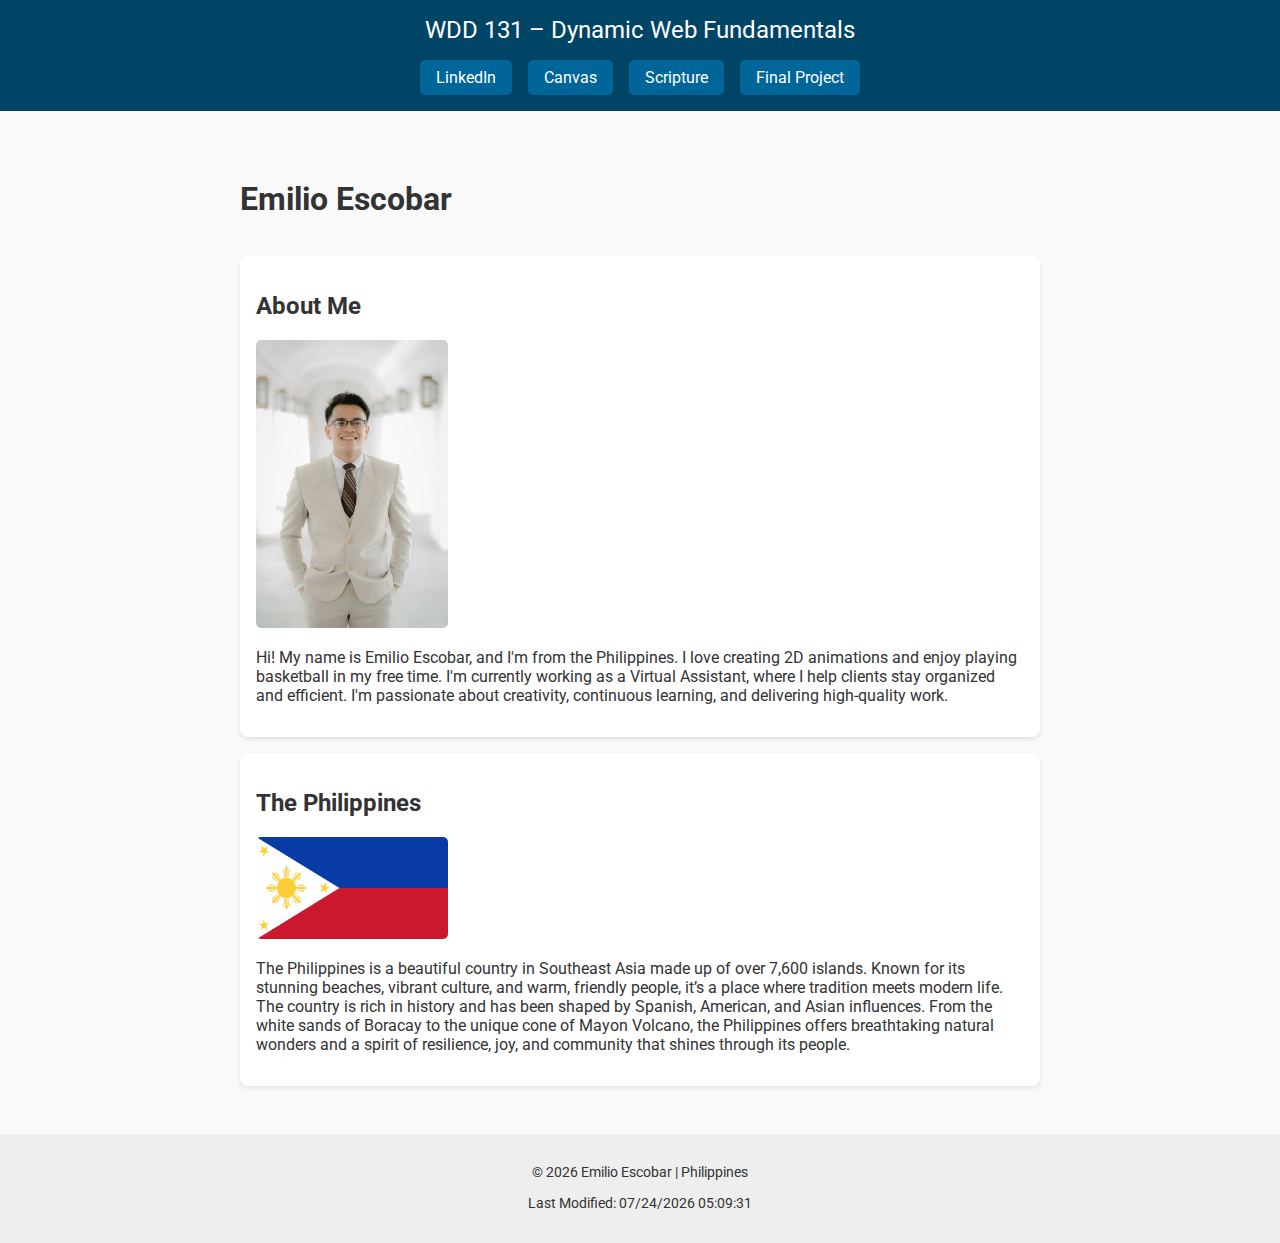
<file: index.html>
<!DOCTYPE html>
<html lang="en">
<head>
  <meta charset="UTF-8">
  <meta name="viewport" content="width=device-width, initial-scale=1.0">
  <meta name="description" content="WDD 131 – Dynamic Web Fundamentals - Emilio Escobar - Home page with personal and course info">
  <meta name="author" content="Emilio Escobar">
  <title>WDD 131 – Dynamic Web Fundamentals – Emilio Escobar</title>
  <link href="styles/base.css" rel="stylesheet">
  <link href="https://fonts.googleapis.com/css2?family=Roboto&family=Open+Sans&display=swap" rel="stylesheet">
  <script src="scripts/getdates.js" defer></script>
</head>
<body>
  <header>
    <span id="course-title">WDD 131 – Dynamic Web Fundamentals</span>
    <nav>
      <a href="https://www.linkedin.com">LinkedIn</a>
      <a href="https://byupw.instructure.com/">Canvas</a>
      <a href="https://www.churchofjesuschrist.org/study/scriptures/bofm/1-ne/3?lang=eng&id=p7#p7">Scripture</a>
      <a href="#">Final Project</a>
    </nav>
  </header>

  <main>
    <h1>Emilio Escobar</h1>

    <section class="card">
      <h2>About Me</h2>
      <img src="images/image.jpg" alt="My Photo">
      <p>Hi! My name is Emilio Escobar, and I'm from the Philippines. I love creating 2D animations and enjoy playing basketball in my free time. I'm currently working as a Virtual Assistant, where I help clients stay organized and efficient. I'm passionate about creativity, continuous learning, and delivering high-quality work.

</p>
    </section>

    <section class="card">
      <h2>The Philippines</h2>
      <img src="images/philippine-flag.jpg" alt="Philippines Flag">
      <p>The Philippines is a beautiful country in Southeast Asia made up of over 7,600 islands. Known for its stunning beaches, vibrant culture, and warm, friendly people, it’s a place where tradition meets modern life. The country is rich in history and has been shaped by Spanish, American, and Asian influences. From the white sands of Boracay to the unique cone of Mayon Volcano, the Philippines offers breathtaking natural wonders and a spirit of resilience, joy, and community that shines through its people.</p>
    </section>
  </main>

  <footer>
    <p>&copy; <span id="currentyear"></span> Emilio Escobar | Philippines</p>
    <p id="lastModified"></p>
  </footer>
</body>
</html>
</file>
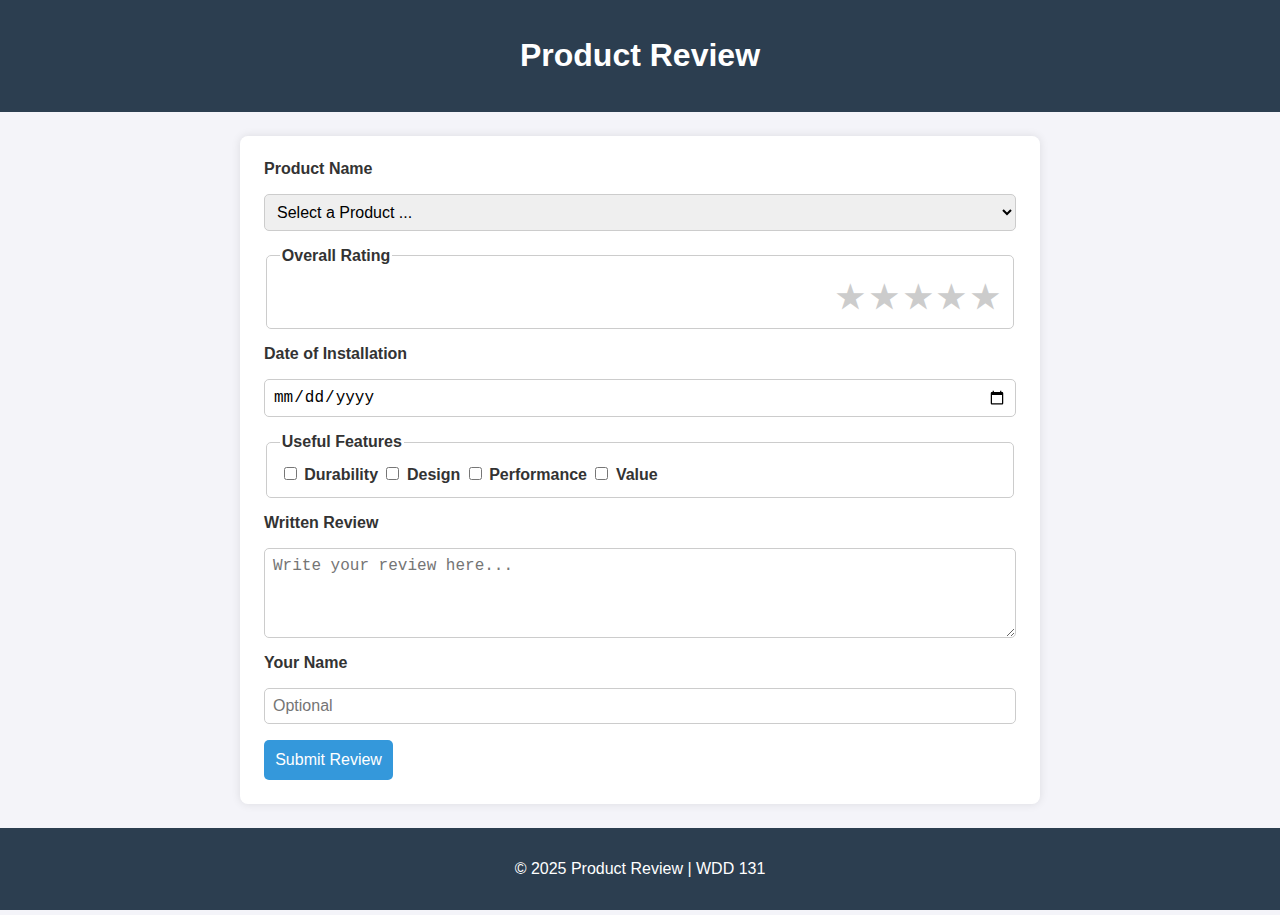
<file: form.html>
<!DOCTYPE html>
<html lang="en">
<head>
    <meta charset="UTF-8" />
    <meta name="viewport" content="width=device-width, initial-scale=1.0" />
    <title>Product Review Form</title>
    <link rel="stylesheet" href="styles/styles.css" />
    <script defer src="scripts/scripts.js"></script>
</head>
<body>
    <header>
        <h1>Product Review</h1>
    </header>

    <main>
        <form method="get" action="review.html">
            <label for="productName">Product Name</label>
            <select id="productName" name="productName" required>
                <option value="" disabled selected>Select a Product ...</option>
            </select>

            <fieldset class="rating">
                <legend>Overall Rating</legend>
                <input type="radio" id="star5" name="rating" value="5" required><label for="star5" title="5 stars">★</label>
                <input type="radio" id="star4" name="rating" value="4"><label for="star4" title="4 stars">★</label>
                <input type="radio" id="star3" name="rating" value="3"><label for="star3" title="3 stars">★</label>
                <input type="radio" id="star2" name="rating" value="2"><label for="star2" title="2 stars">★</label>
                <input type="radio" id="star1" name="rating" value="1"><label for="star1" title="1 star">★</label>
            </fieldset>

            <label for="installDate">Date of Installation</label>
            <input type="date" id="installDate" name="installDate" required>

            <fieldset>
                <legend>Useful Features</legend>
                <label><input type="checkbox" id="feature1" name="features" value="Durability"> Durability</label>
                <label><input type="checkbox" id="feature2" name="features" value="Design"> Design</label>
                <label><input type="checkbox" id="feature3" name="features" value="Performance"> Performance</label>
                <label><input type="checkbox" id="feature4" name="features" value="Value"> Value</label>
            </fieldset>

            <label for="reviewText">Written Review</label>
            <textarea id="reviewText" name="reviewText" rows="4" placeholder="Write your review here..."></textarea>

            <label for="username">Your Name</label>
            <input type="text" id="username" name="username" placeholder="Optional">

            <input type="submit" value="Submit Review">
        </form>
    </main>

    <footer>
        <p>&copy; 2025 Product Review | WDD 131</p>
    </footer>
</body>
</html>
</file>
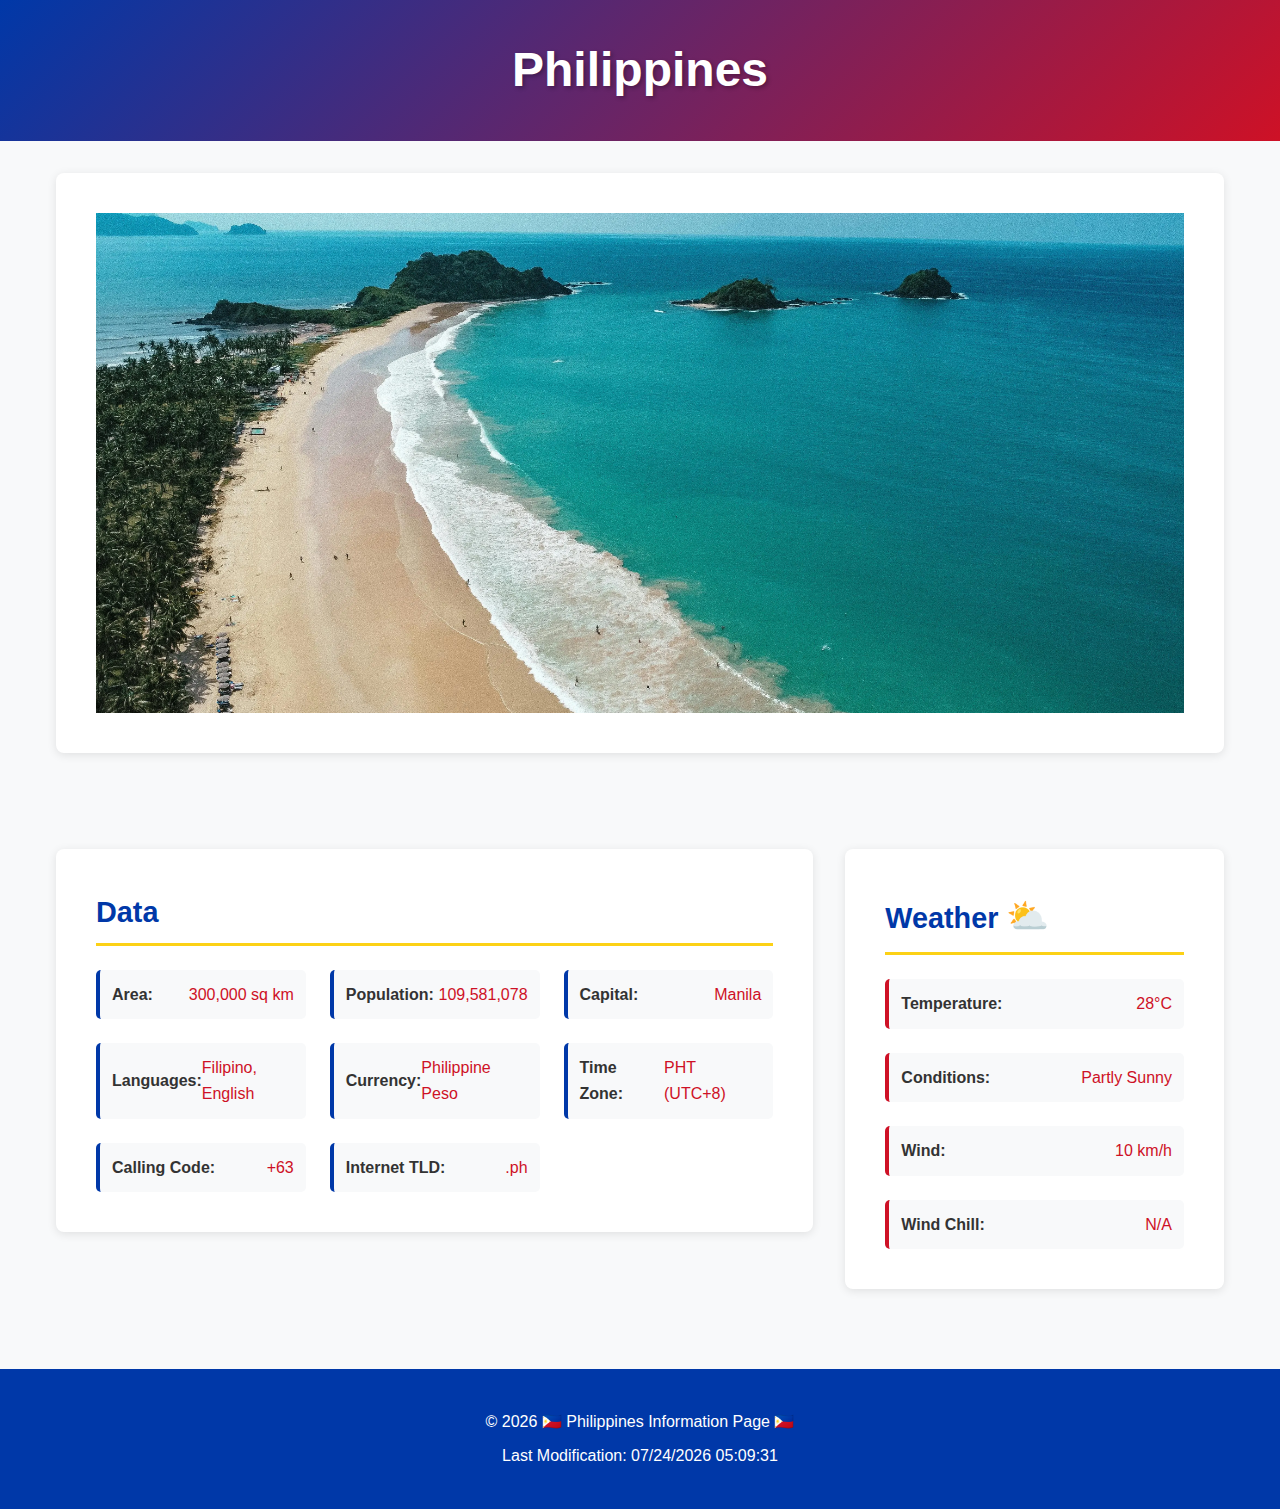
<file: place.html>
<!DOCTYPE html>
<html lang="en">
<head>
    <meta charset="UTF-8">
    <meta name="viewport" content="width=device-width, initial-scale=1.0">
    <title>Philippines - Country Page</title>
    <meta name="description" content="Learn about the Philippines - its culture, geography, and current weather conditions.">
    <link rel="stylesheet" href="styles/place.css">
    <script src="scripts/place.js" defer></script>
</head>
<body>
    <header>
        <h1>Philippines</h1>
    </header>

    <main>
        <!-- Hero Image Section -->
        <section class="hero">
            <picture>
                <source media="(max-width: 400px)" srcset="images/philippines-mobile.webp">
                <source media="(min-width: 401px)" srcset="images/philippines-desktop.webp">
                <img src="images/philippines-desktop.webp" alt="Beautiful landscape of the Philippines with rice terraces">
            </picture>
        </section>

        <!-- Data Section -->
        <section class="data">
            <h2>Data</h2>
            <div class="data-grid">
                <div class="data-item">
                    <span class="label">Area:</span>
                    <span class="value">300,000 sq km</span>
                </div>
                <div class="data-item">
                    <span class="label">Population:</span>
                    <span class="value">109,581,078</span>
                </div>
                <div class="data-item">
                    <span class="label">Capital:</span>
                    <span class="value">Manila</span>
                </div>
                <div class="data-item">
                    <span class="label">Languages:</span>
                    <span class="value">Filipino, English</span>
                </div>
                <div class="data-item">
                    <span class="label">Currency:</span>
                    <span class="value">Philippine Peso</span>
                </div>
                <div class="data-item">
                    <span class="label">Time Zone:</span>
                    <span class="value">PHT (UTC+8)</span>
                </div>
                <div class="data-item">
                    <span class="label">Calling Code:</span>
                    <span class="value">+63</span>
                </div>
                <div class="data-item">
                    <span class="label">Internet TLD:</span>
                    <span class="value">.ph</span>
                </div>
            </div>
        </section>

        <!-- Weather Section -->
        <section class="weather">
            <h2>Weather</h2>
            <div class="weather-icon-mobile">
                <img src="images/sunny.svg" alt="Sunny weather icon">
            </div>
            <div class="weather-grid">
                <div class="weather-item">
                    <span class="label">Temperature:</span>
                    <span class="value" id="temperature">28°C</span>
                </div>
                <div class="weather-item">
                    <span class="label">Conditions:</span>
                    <span class="value">Partly Sunny</span>
                </div>
                <div class="weather-item">
                    <span class="label">Wind:</span>
                    <span class="value" id="wind-speed">10 km/h</span>
                </div>
                <div class="weather-item">
                    <span class="label">Wind Chill:</span>
                    <span class="value" id="wind-chill">N/A</span>
                </div>
            </div>
        </section>
    </main>

    <footer>
        <p>&copy; <span id="current-year"></span> 🇵🇭 Philippines Information Page 🇵🇭</p>
        <p>Last Modification: <span id="last-modified"></span></p>
    </footer>
</body>
</html>
</file>
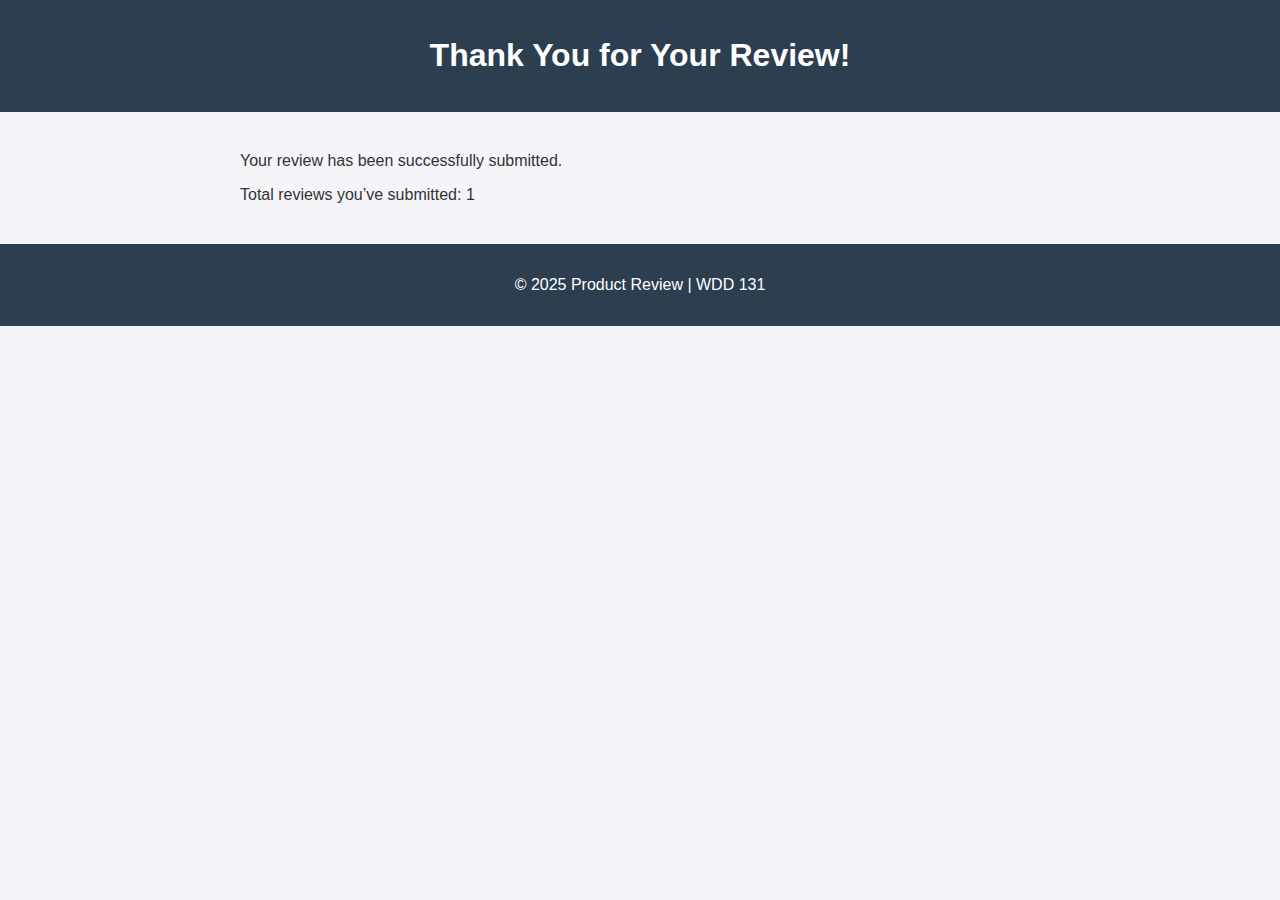
<file: review.html>
<!DOCTYPE html>
<html lang="en">
<head>
    <meta charset="UTF-8" />
    <meta name="viewport" content="width=device-width, initial-scale=1.0" />
    <title>Review Submitted</title>
    <link rel="stylesheet" href="styles/styles.css" />
    <script defer src="scripts/review.js"></script>
</head>
<body>
    <header>
        <h1>Thank You for Your Review!</h1>
    </header>

    <main>
        <p>Your review has been successfully submitted.</p>
        <p>Total reviews you’ve submitted: <span id="reviewCount"></span></p>
    </main>

    <footer>
        <p>&copy; 2025 Product Review | WDD 131</p>
    </footer>
</body>
</html>
</file>
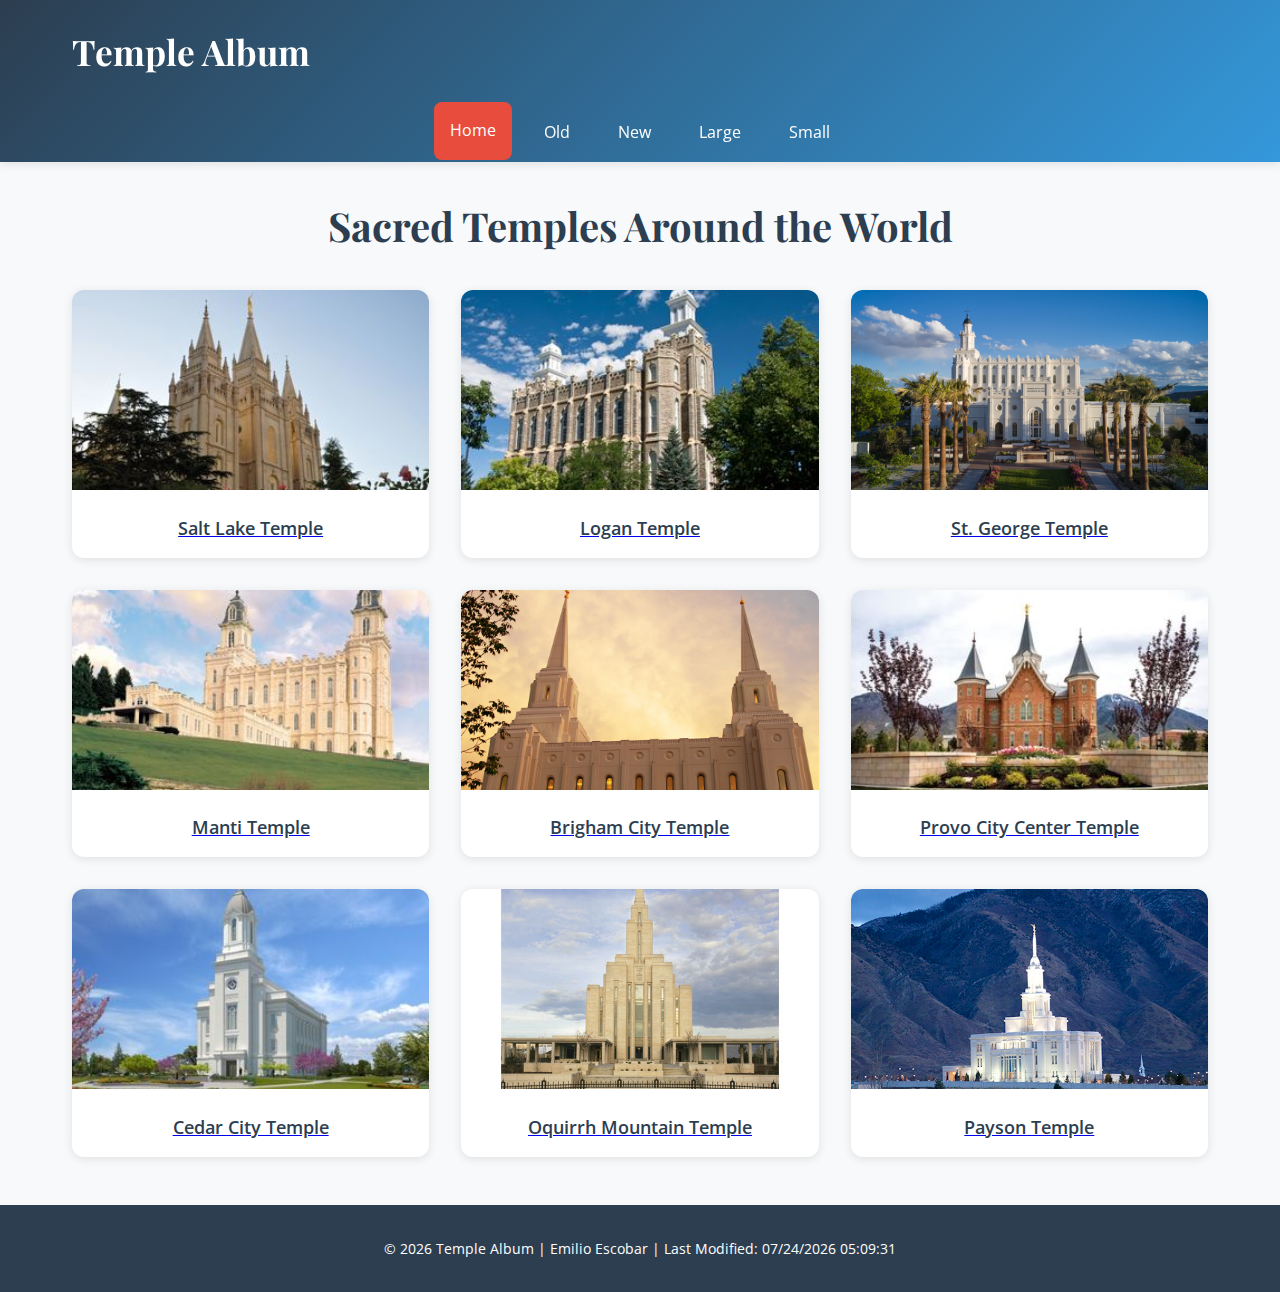
<file: temples.html>
<!DOCTYPE html>
    <html lang="en">
    <head>
        <meta charset="UTF-8">
        <meta name="viewport" content="width=device-width, initial-scale=1.0">
        <title>Temple Album</title>
        <meta name="description" content="A responsive temple album showcasing beautiful temples from around the world">
        <meta name="author" content="Your Name">
        
        <!-- Google Fonts -->
        <link rel="preconnect" href="https://fonts.googleapis.com">
        <link rel="preconnect" href="https://fonts.gstatic.com" crossorigin>
        <link href="https://fonts.googleapis.com/css2?family=Playfair+Display:wght@400;700&family=Open+Sans:wght@300;400;600&display=swap" rel="stylesheet">
        
        <!-- CSS Files - Mobile First -->
        <link rel="stylesheet" href="styles/temples.css">
        <link rel="stylesheet" href="styles/temples-large.css">
        
        <!-- JavaScript -->
        <script src="scripts/temples.js" defer></script>
    </head>
    <body>
        <header>
            <div class="header-content">
                <h1 class="site-title">Temple Album</h1>
                <button id="menu-button" class="menu-toggle" aria-label="Toggle navigation menu" aria-expanded="false">
                    <span class="hamburger-line"></span>
                    <span class="hamburger-line"></span>
                    <span class="hamburger-line"></span>
                </button>
            </div>
            <nav id="navigation">
                <ul class="nav-menu">
                    <li><a href="#" data-filter="all" class="nav-link active">Home</a></li>
                    <li><a href="#" data-filter="old" class="nav-link">Old</a></li>
                    <li><a href="#" data-filter="new" class="nav-link">New</a></li>
                    <li><a href="#" data-filter="large" class="nav-link">Large</a></li>
                    <li><a href="#" data-filter="small" class="nav-link">Small</a></li>
                </ul>
            </nav>
        </header>

        <main>
            <h1 id="page-title">Sacred Temples Around the World</h1>
            
            <div class="temple-grid" id="temple-grid">
        <!-- Old Large Temples -->
        <figure class="temple-card" data-category="old large">
            <a href="https://churchofjesuschristtemples.org/salt-lake-temple/" target="_blank">
            <img src="images/salt_lake_temple.jpeg" alt="Salt Lake Temple" loading="lazy">
            <figcaption>Salt Lake Temple</figcaption>
            </a>
        </figure>

        <figure class="temple-card" data-category="old large">
            <a href="https://churchofjesuschristtemples.org/logan-utah-temple/" target="_blank">
            <img src="images/logan_temple_lds.jpeg" alt="Logan Temple" loading="lazy">
            <figcaption>Logan Temple</figcaption>
            </a>
        </figure>

        <figure class="temple-card" data-category="old large">
            <a href="https://churchofjesuschristtemples.org/st.-george-utah-temple/" target="_blank">
            <img src="images/st.george_temple.jpeg" alt="St. George Temple" loading="lazy">
            <figcaption>St. George Temple</figcaption>
            </a>
        </figure>

        <!-- Old Small Temples -->
        <figure class="temple-card" data-category="old small">
            <a href="https://churchofjesuschristtemples.org/manti-utah-temple/" target="_blank">
            <img src="images/manti_temple_lds.jpeg" alt="Manti Temple" loading="lazy">
            <figcaption>Manti Temple</figcaption>
            </a>
        </figure>

        <figure class="temple-card" data-category="old small">
            <a href="https://churchofjesuschristtemples.org/brigham-city-utah-temple/" target="_blank">
            <img src="images/brigham_city_temple.webp" alt="Brigham City Temple" loading="lazy">
            <figcaption>Brigham City Temple</figcaption>
            </a>
        </figure>

        <!-- New Large Temples -->
        <figure class="temple-card" data-category="new large">
            <a href="https://churchofjesuschristtemples.org/provo-city-center-temple/" target="_blank">
            <img src="images/provo_city_center_temple.jpeg" alt="Provo City Center Temple" loading="lazy">
            <figcaption>Provo City Center Temple</figcaption>
            </a>
        </figure>

        <figure class="temple-card" data-category="new large">
            <a href="https://churchofjesuschristtemples.org/cedar-city-utah-temple/" target="_blank">
            <img src="images/cedar_city_temple.jpeg" alt="Cedar City Temple" loading="lazy">
            <figcaption>Cedar City Temple</figcaption>
            </a>
        </figure>

        <figure class="temple-card" data-category="new large">
            <a href="https://churchofjesuschristtemples.org/oquirrh-mountain-utah-temple/" target="_blank">
            <img src="images/Oquirrh-temple.jpeg" alt="Oquirrh Mountain Temple" loading="lazy">
            <figcaption>Oquirrh Mountain Temple</figcaption>
            </a>
        </figure>

        <!-- New Small Temples -->
        <figure class="temple-card" data-category="new small">
            <a href="https://churchofjesuschristtemples.org/payson-utah-temple/" target="_blank">
            <img src="images/payson_temple.jpg" alt="Payson Temple" loading="lazy">
            <figcaption>Payson Temple</figcaption>
            </a>
        </figure>
        </div>

        </main>

        <footer>
            <div class="footer-content">
                <p>&copy; <span id="currentyear"></span> Temple Album | Emilio Escobar | Last Modified: <span id="lastmodified"></span></p>
            </div>
        </footer>
</file>
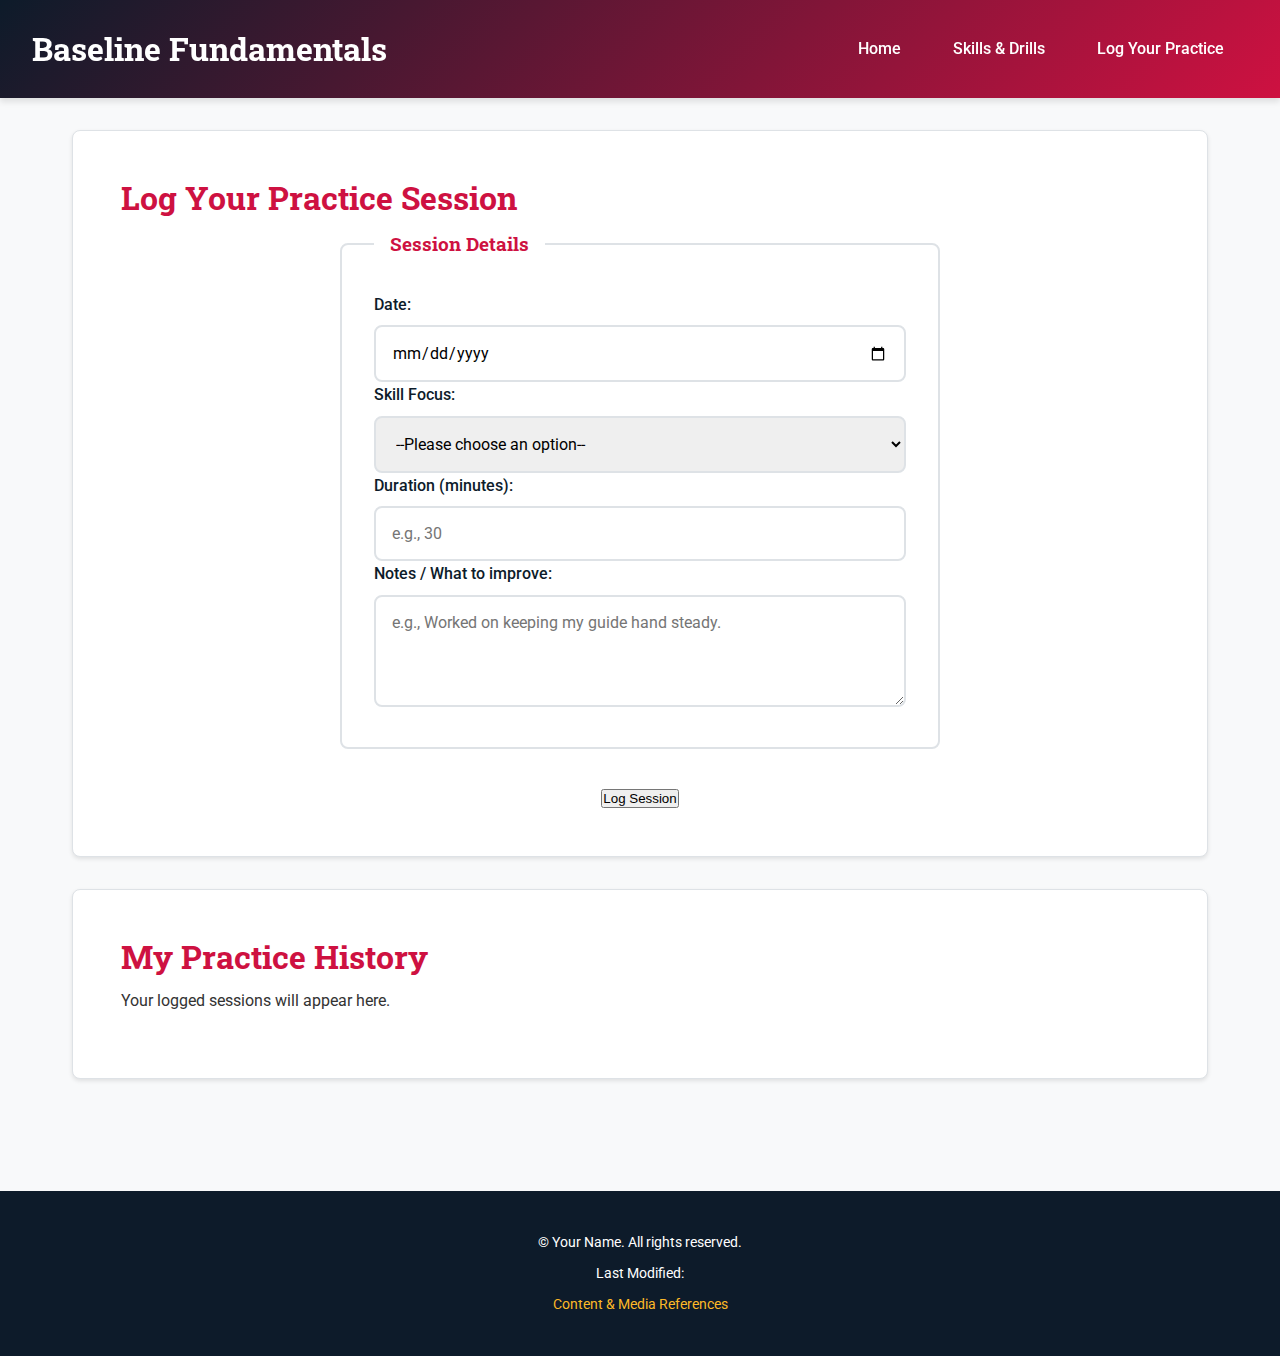
<file: project/log.html>
<!DOCTYPE html>
<html lang="en">
<head>
    <meta charset="UTF-8">
    <meta name="viewport" content="width=device-width, initial-scale=1.0">
    <title>Log Your Practice - Baseline Fundamentals</title>
    <meta name="description" content="Log your basketball practice sessions to track your progress over time.">
    <link rel="stylesheet" href="css/styles.css">
    <script src="js/scripts.js" defer></script>
</head>
<body>
    <header>
        <h1>Baseline Fundamentals</h1>
        <nav>
            <a href="index.html">Home</a>
            <a href="skills.html">Skills & Drills</a>
            <a href="log.html">Log Your Practice</a>
        </nav>
    </header>

    <main>
        <section id="log-form-section">
            <h2>Log Your Practice Session</h2>
            <form id="practice-log-form">
                <fieldset>
                    <legend>Session Details</legend>
                    <label for="practice-date">Date:</label>
                    <input type="date" id="practice-date" name="date" required>

                    <label for="skill-practiced">Skill Focus:</label>
                    <select id="skill-practiced" name="skill" required>
                        <option value="" disabled selected>--Please choose an option--</option>
                        <option value="Shooting">Shooting</option>
                        <option value="Dribbling">Dribbling</option>
                        <option value="Passing">Passing</option>
                        <option value="Defense">Defense</option>
                    </select>

                    <label for="practice-duration">Duration (minutes):</label>
                    <input type="number" id="practice-duration" name="duration" min="1" placeholder="e.g., 30" required>

                    <label for="practice-notes">Notes / What to improve:</label>
                    <textarea id="practice-notes" name="notes" rows="4" placeholder="e.g., Worked on keeping my guide hand steady."></textarea>
                </fieldset>
                <button type="submit">Log Session</button>
            </form>
        </section>

        <section id="log-history-section">
            <h2>My Practice History</h2>
            <div id="log-history-container">
                <p>Your logged sessions will appear here.</p>
            </div>
        </section>
    </main>

    <footer>
        <p>&copy; <span id="current-year"></span> Your Name. All rights reserved.</p>
        <p>Last Modified: <span id="last-modified"></span></p>
        <p><a href="references.html">Content & Media References</a></p>
    </footer>
</body>
</html>
</file>
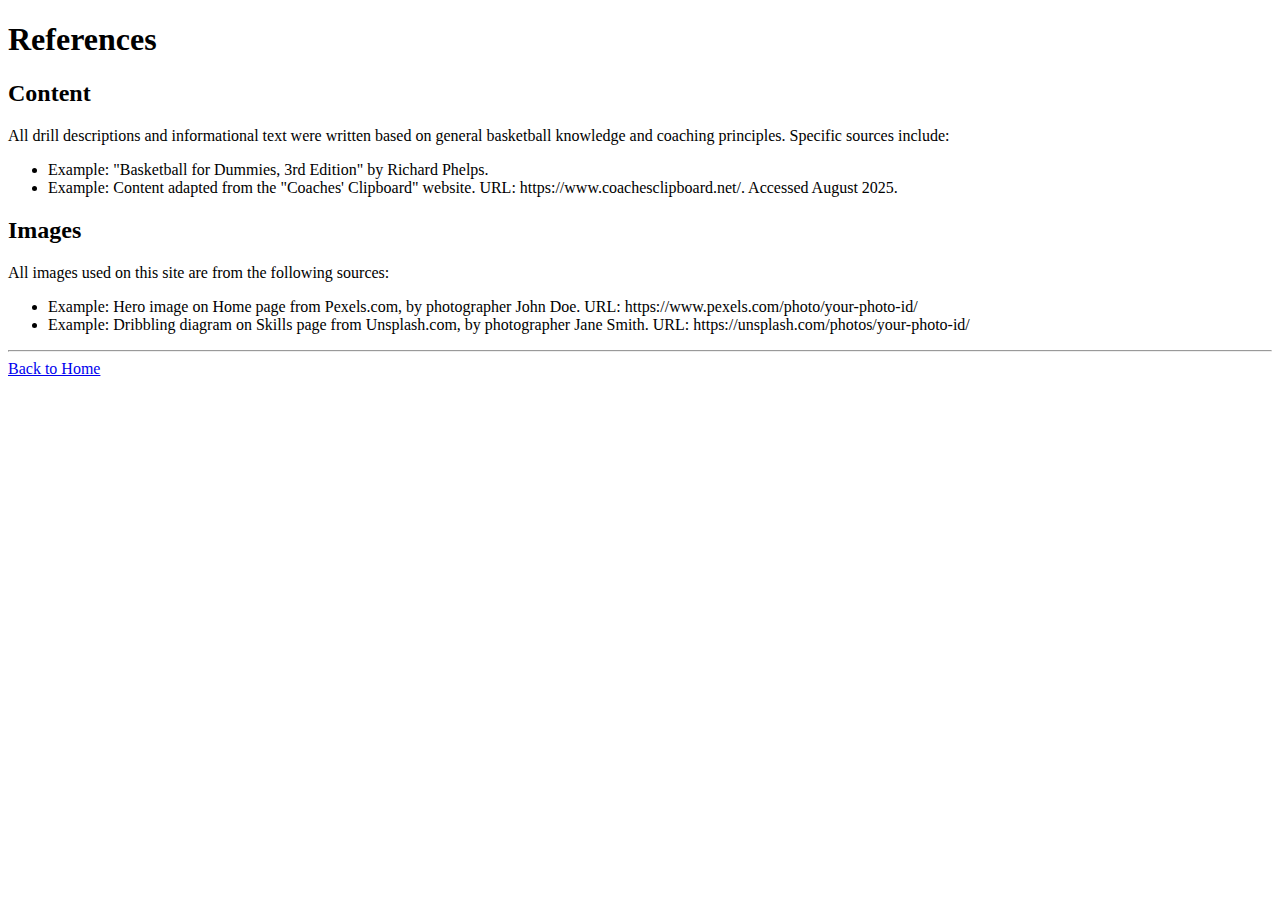
<file: project/references.html>
<!DOCTYPE html>
<html lang="en">
<head>
    <meta charset="UTF-8">
    <meta name="viewport" content="width=device-width, initial-scale=1.0">
    <title>References - Baseline Fundamentals</title>
</head>
<body>
    <h1>References</h1>

    <h2>Content</h2>
    <p>All drill descriptions and informational text were written based on general basketball knowledge and coaching principles. Specific sources include:</p>
    <ul>
        <li>Example: "Basketball for Dummies, 3rd Edition" by Richard Phelps.</li>
        <li>Example: Content adapted from the "Coaches' Clipboard" website. URL: https://www.coachesclipboard.net/. Accessed August 2025.</li>
    </ul>

    <h2>Images</h2>
    <p>All images used on this site are from the following sources:</p>
    <ul>
        <li>Example: Hero image on Home page from Pexels.com, by photographer John Doe. URL: https://www.pexels.com/photo/your-photo-id/</li>
        <li>Example: Dribbling diagram on Skills page from Unsplash.com, by photographer Jane Smith. URL: https://unsplash.com/photos/your-photo-id/</li>
    </ul>

    <hr>
    <a href="index.html">Back to Home</a>
</body>
</html>
</file>
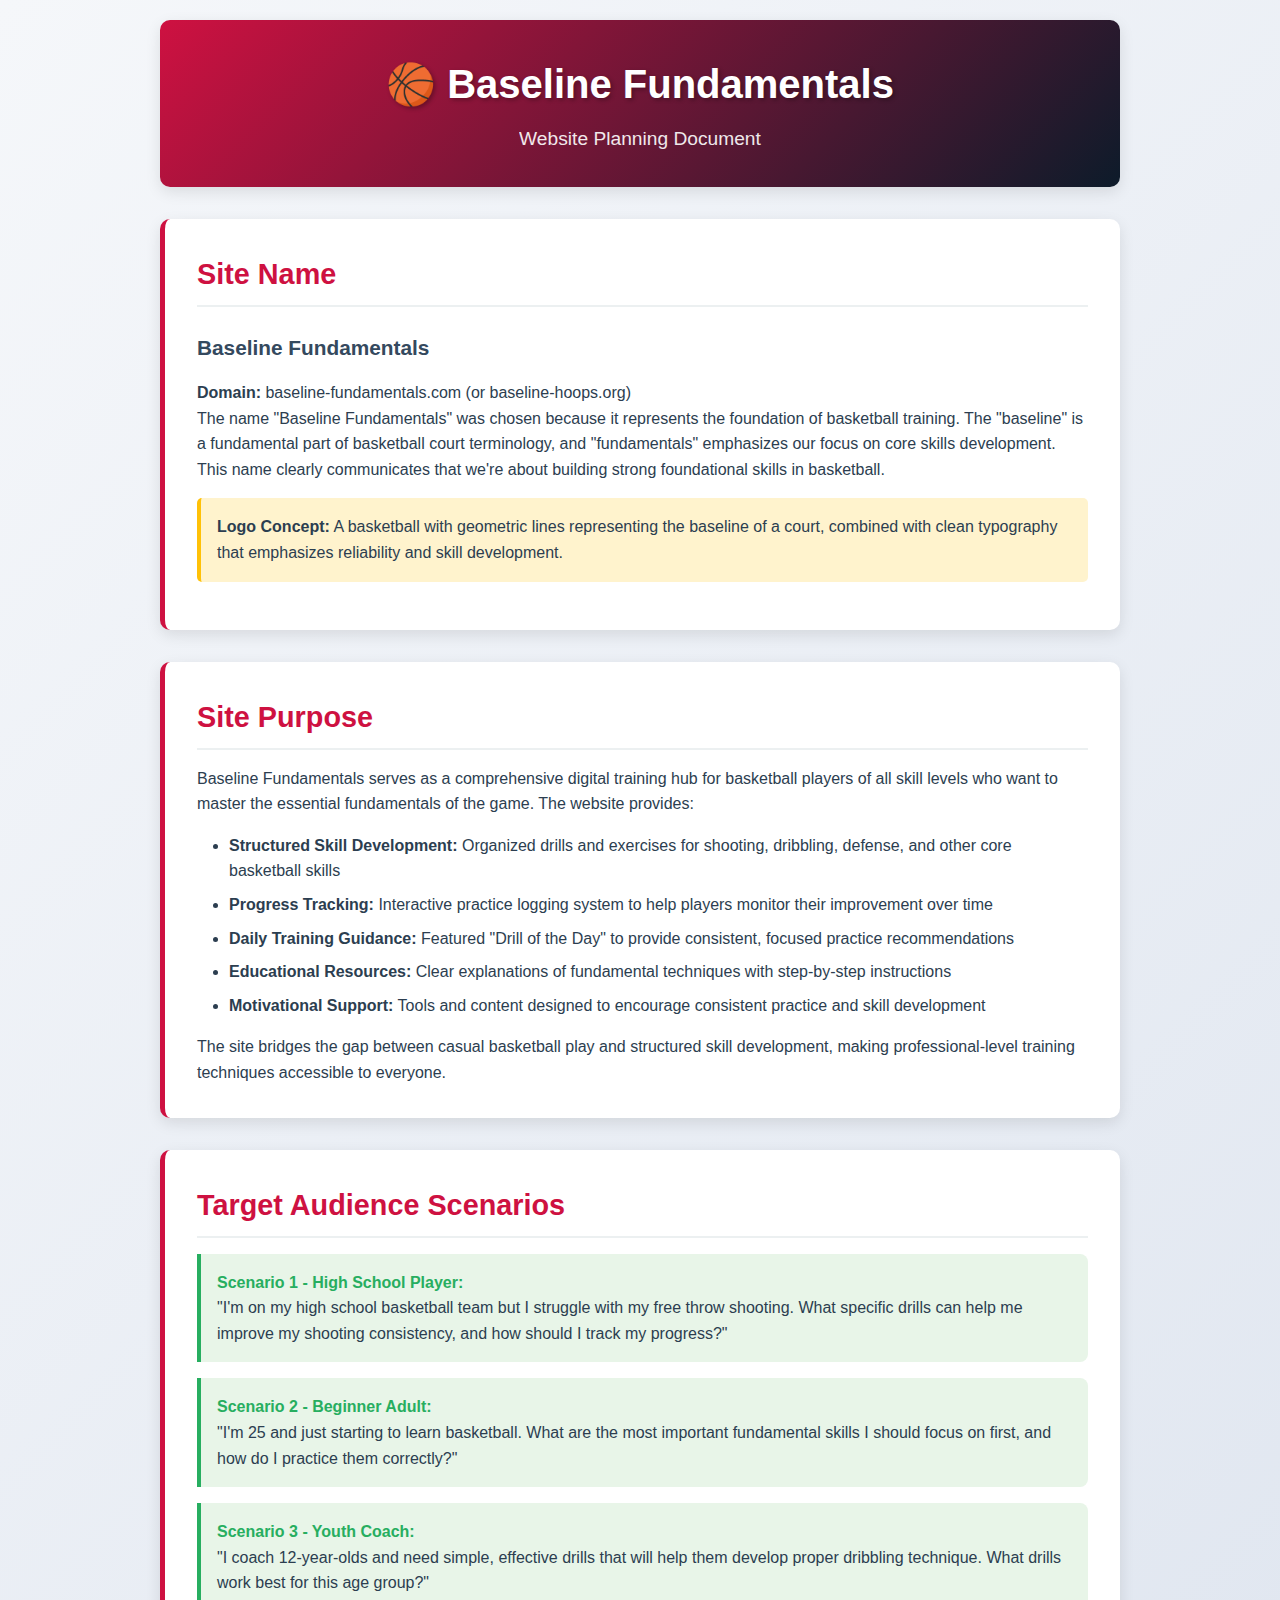
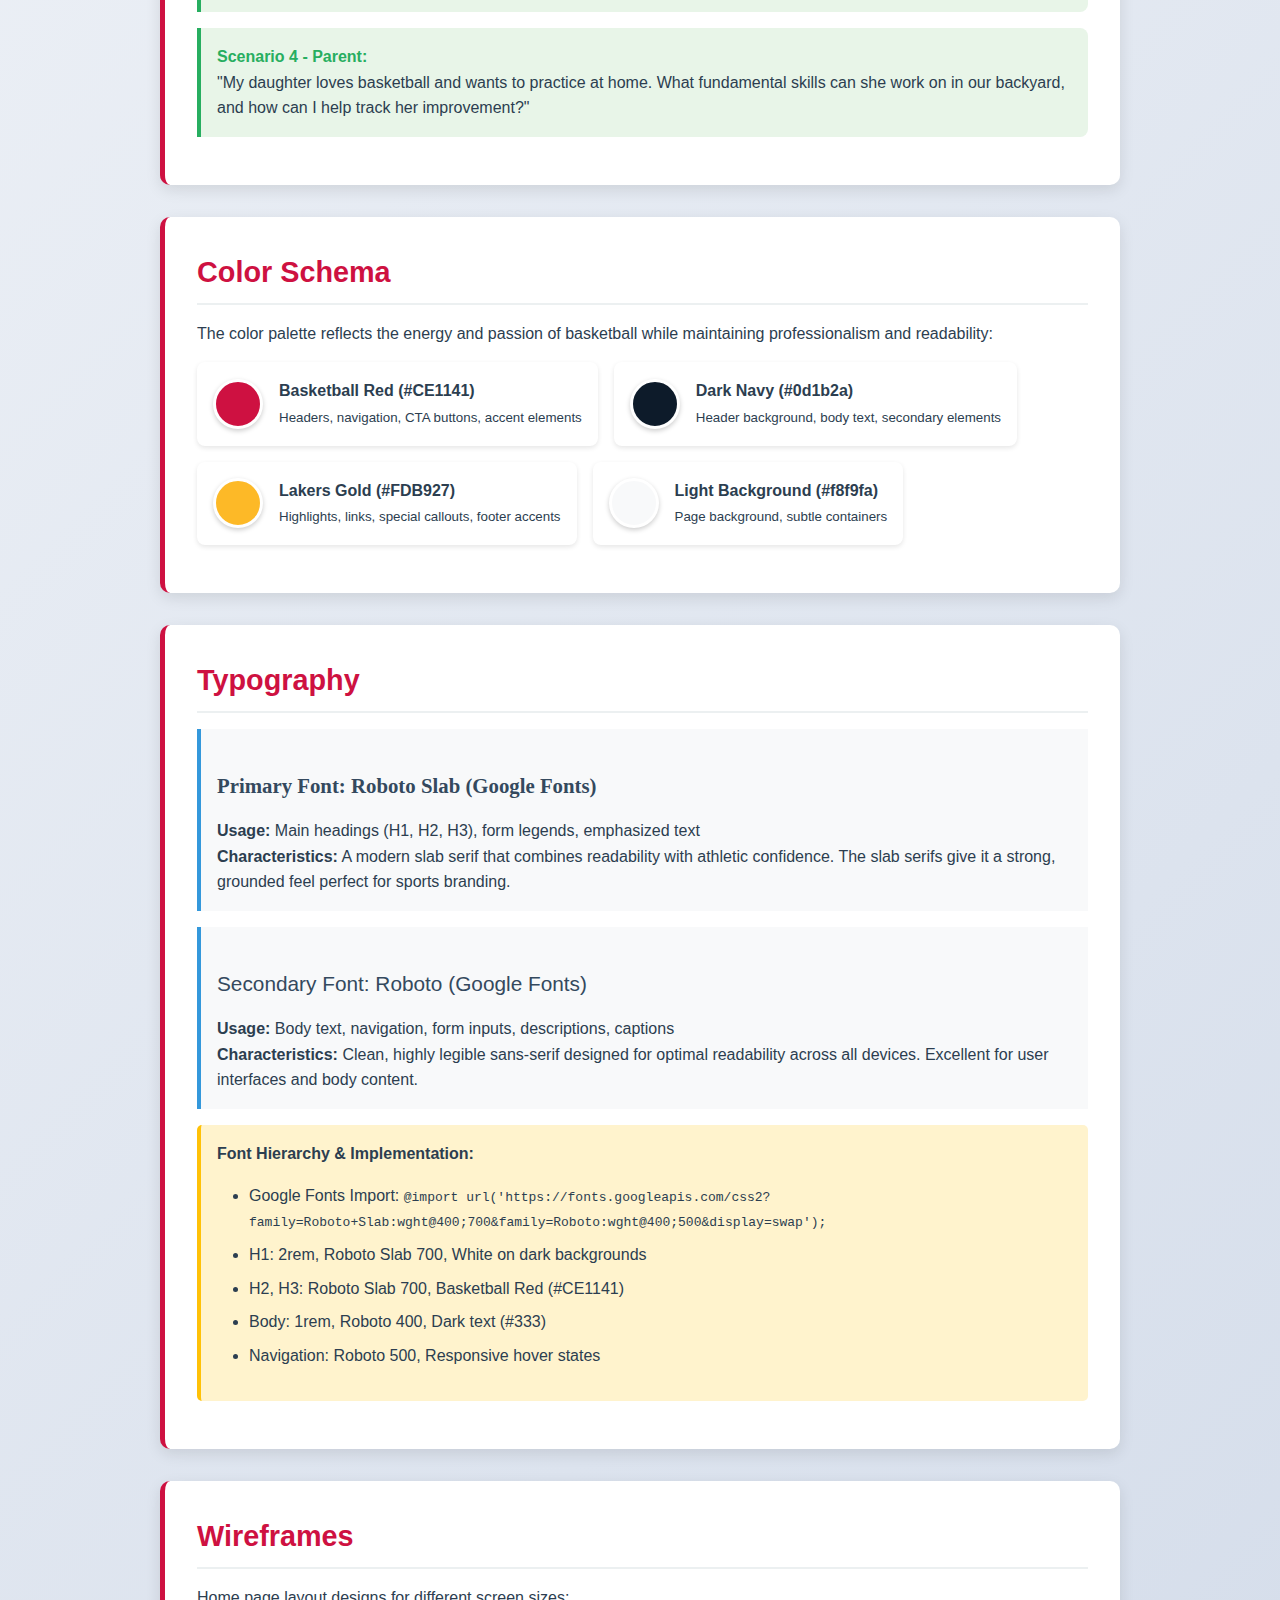
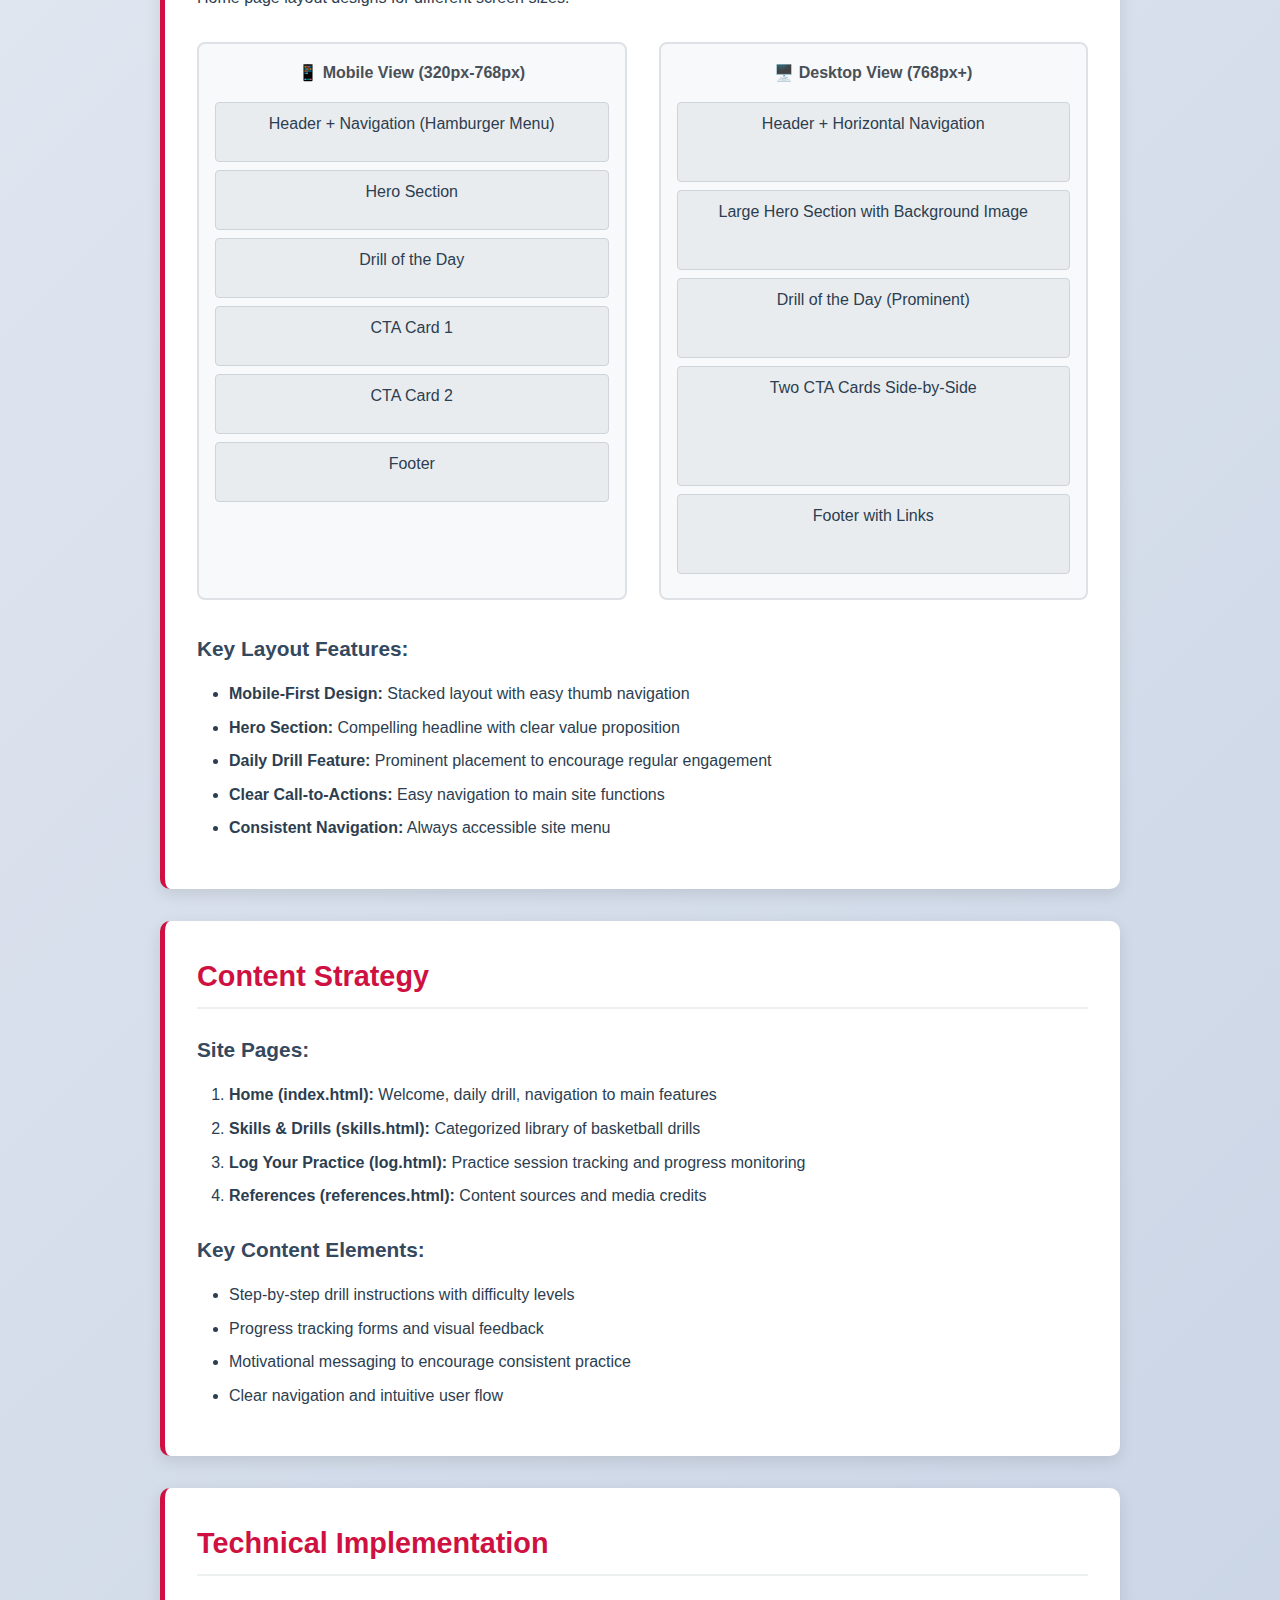
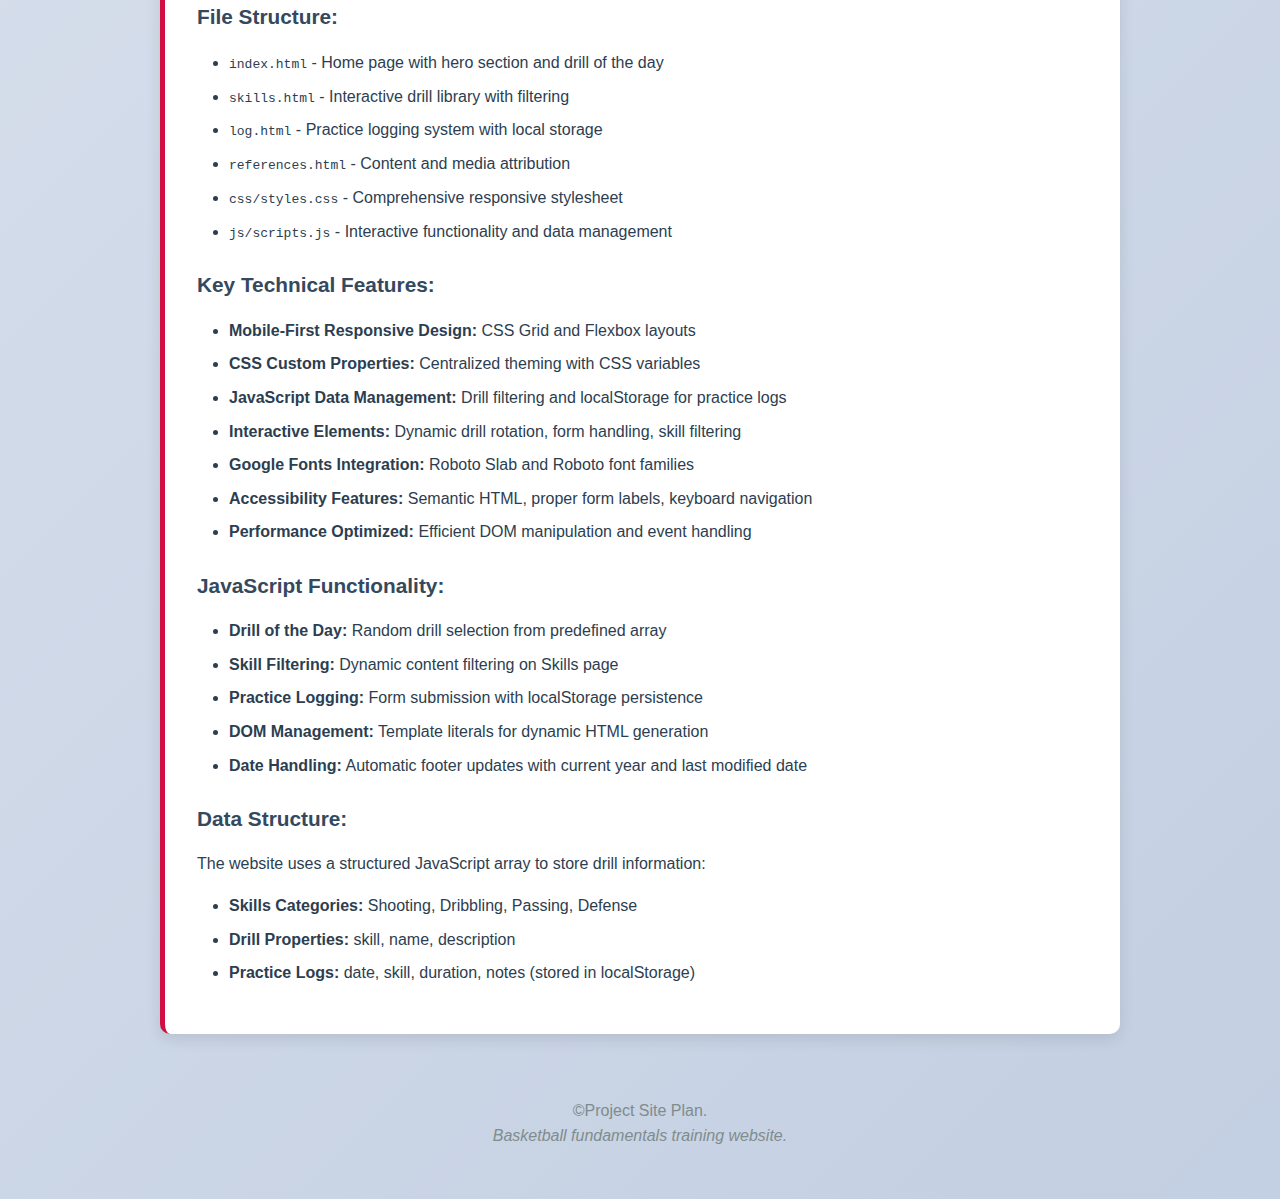
<file: project/siteplan.html>
<!DOCTYPE html>
<html lang="en">
<head>
    <meta charset="UTF-8">
    <meta name="viewport" content="width=device-width, initial-scale=1.0">
    <title>Site Plan - Baseline Fundamentals</title>
    <meta name="description" content="Website planning document for Baseline Fundamentals basketball training website">
    <style>
        * {
            margin: 0;
            padding: 0;
            box-sizing: border-box;
        }

        body {
            font-family: 'Segoe UI', Tahoma, Geneva, Verdana, sans-serif;
            line-height: 1.6;
            color: #2c3e50;
            background: linear-gradient(135deg, #f5f7fa 0%, #c3cfe2 100%);
            min-height: 100vh;
        }

        .container {
            max-width: 1000px;
            margin: 0 auto;
            padding: 20px;
        }

        header {
            background: linear-gradient(135deg, #CE1141 0%, #0d1b2a 100%);
            color: white;
            padding: 2rem 0;
            text-align: center;
            margin-bottom: 2rem;
            border-radius: 10px;
            box-shadow: 0 5px 15px rgba(0,0,0,0.1);
        }

        h1 {
            font-size: 2.5rem;
            font-weight: bold;
            margin-bottom: 0.5rem;
            text-shadow: 2px 2px 4px rgba(0,0,0,0.3);
        }

        .subtitle {
            font-size: 1.2rem;
            opacity: 0.9;
            font-weight: 300;
        }

        .section {
            background: white;
            margin: 2rem 0;
            padding: 2rem;
            border-radius: 10px;
            box-shadow: 0 5px 15px rgba(0,0,0,0.1);
            border-left: 5px solid #CE1141;
        }

        h2 {
            color: #CE1141;
            font-size: 1.8rem;
            margin-bottom: 1rem;
            border-bottom: 2px solid #ecf0f1;
            padding-bottom: 0.5rem;
        }

        h3 {
            color: #34495e;
            font-size: 1.3rem;
            margin: 1.5rem 0 1rem 0;
        }

        .color-palette {
            display: flex;
            gap: 1rem;
            flex-wrap: wrap;
            margin: 1rem 0;
        }

        .color-swatch {
            display: flex;
            align-items: center;
            gap: 1rem;
            padding: 1rem;
            border-radius: 8px;
            box-shadow: 0 2px 5px rgba(0,0,0,0.1);
            min-width: 200px;
        }

        .color-circle {
            width: 50px;
            height: 50px;
            border-radius: 50%;
            border: 3px solid white;
            box-shadow: 0 2px 5px rgba(0,0,0,0.2);
        }

        .primary-color { background-color: #CE1141; }
        .secondary-color { background-color: #0d1b2a; }
        .accent-color { background-color: #FDB927; }
        .neutral-color { background-color: #f8f9fa; }

        .typography-example {
            margin: 1rem 0;
            padding: 1rem;
            border-left: 4px solid #3498db;
            background: #f8f9fa;
        }

        .heading-font {
            font-family: 'Roboto Slab', serif;
            font-weight: 700;
        }

        .body-font {
            font-family: 'Roboto', sans-serif;
            font-weight: 400;
        }

        .wireframe-container {
            display: grid;
            grid-template-columns: 1fr 1fr;
            gap: 2rem;
            margin: 2rem 0;
        }

        .wireframe {
            background: #f8f9fa;
            border: 2px solid #dee2e6;
            border-radius: 8px;
            padding: 1rem;
            text-align: center;
        }

        .wireframe h4 {
            color: #495057;
            margin-bottom: 1rem;
        }

        .wireframe-box {
            background: #e9ecef;
            border: 1px solid #ced4da;
            margin: 0.5rem 0;
            padding: 0.5rem;
            border-radius: 4px;
        }

        .mobile-wireframe .wireframe-box {
            height: 60px;
        }

        .desktop-wireframe .wireframe-box {
            height: 80px;
        }

        .scenario {
            background: #e8f5e8;
            border-left: 4px solid #27ae60;
            padding: 1rem;
            margin: 1rem 0;
            border-radius: 0 8px 8px 0;
        }

        .scenario strong {
            color: #27ae60;
        }

        ul, ol {
            margin: 1rem 0 1rem 2rem;
        }

        li {
            margin: 0.5rem 0;
        }

        .highlight {
            background: #fff3cd;
            padding: 1rem;
            border-radius: 5px;
            border-left: 4px solid #ffc107;
            margin: 1rem 0;
        }

        @media (max-width: 768px) {
            .wireframe-container {
                grid-template-columns: 1fr;
            }
            
            .color-palette {
                flex-direction: column;
            }
            
            h1 {
                font-size: 2rem;
            }
        }
    </style>
</head>
<body>
    <div class="container">
        <header>
            <h1>🏀 Baseline Fundamentals</h1>
            <p class="subtitle">Website Planning Document</p>
        </header>

        <section class="section">
            <h2>Site Name</h2>
            <h3>Baseline Fundamentals</h3>
            <p><strong>Domain:</strong> baseline-fundamentals.com (or baseline-hoops.org)</p>
            <p>The name "Baseline Fundamentals" was chosen because it represents the foundation of basketball training. The "baseline" is a fundamental part of basketball court terminology, and "fundamentals" emphasizes our focus on core skills development. This name clearly communicates that we're about building strong foundational skills in basketball.</p>
            <div class="highlight">
                <strong>Logo Concept:</strong> A basketball with geometric lines representing the baseline of a court, combined with clean typography that emphasizes reliability and skill development.
            </div>
        </section>

        <section class="section">
            <h2>Site Purpose</h2>
            <p>Baseline Fundamentals serves as a comprehensive digital training hub for basketball players of all skill levels who want to master the essential fundamentals of the game. The website provides:</p>
            <ul>
                <li><strong>Structured Skill Development:</strong> Organized drills and exercises for shooting, dribbling, defense, and other core basketball skills</li>
                <li><strong>Progress Tracking:</strong> Interactive practice logging system to help players monitor their improvement over time</li>
                <li><strong>Daily Training Guidance:</strong> Featured "Drill of the Day" to provide consistent, focused practice recommendations</li>
                <li><strong>Educational Resources:</strong> Clear explanations of fundamental techniques with step-by-step instructions</li>
                <li><strong>Motivational Support:</strong> Tools and content designed to encourage consistent practice and skill development</li>
            </ul>
            <p>The site bridges the gap between casual basketball play and structured skill development, making professional-level training techniques accessible to everyone.</p>
        </section>

        <section class="section">
            <h2>Target Audience Scenarios</h2>
            
            <div class="scenario">
                <strong>Scenario 1 - High School Player:</strong><br>
                "I'm on my high school basketball team but I struggle with my free throw shooting. What specific drills can help me improve my shooting consistency, and how should I track my progress?"
            </div>

            <div class="scenario">
                <strong>Scenario 2 - Beginner Adult:</strong><br>
                "I'm 25 and just starting to learn basketball. What are the most important fundamental skills I should focus on first, and how do I practice them correctly?"
            </div>

            <div class="scenario">
                <strong>Scenario 3 - Youth Coach:</strong><br>
                "I coach 12-year-olds and need simple, effective drills that will help them develop proper dribbling technique. What drills work best for this age group?"
            </div>

            <div class="scenario">
                <strong>Scenario 4 - Parent:</strong><br>
                "My daughter loves basketball and wants to practice at home. What fundamental skills can she work on in our backyard, and how can I help track her improvement?"
            </div>
        </section>

        <section class="section">
            <h2>Color Schema</h2>
            <p>The color palette reflects the energy and passion of basketball while maintaining professionalism and readability:</p>
            
            <div class="color-palette">
                <div class="color-swatch" style="background: #fff;">
                    <div class="color-circle primary-color"></div>
                    <div>
                        <strong>Basketball Red (#CE1141)</strong><br>
                        <small>Headers, navigation, CTA buttons, accent elements</small>
                    </div>
                </div>
                
                <div class="color-swatch" style="background: #fff;">
                    <div class="color-circle secondary-color"></div>
                    <div>
                        <strong>Dark Navy (#0d1b2a)</strong><br>
                        <small>Header background, body text, secondary elements</small>
                    </div>
                </div>
                
                <div class="color-swatch" style="background: #fff;">
                    <div class="color-circle accent-color"></div>
                    <div>
                        <strong>Lakers Gold (#FDB927)</strong><br>
                        <small>Highlights, links, special callouts, footer accents</small>
                    </div>
                </div>
                
                <div class="color-swatch" style="background: #fff;">
                    <div class="color-circle neutral-color"></div>
                    <div>
                        <strong>Light Background (#f8f9fa)</strong><br>
                        <small>Page background, subtle containers</small>
                    </div>
                </div>
            </div>
        </section>

        <section class="section">
            <h2>Typography</h2>
            
            <div class="typography-example">
                <h3 class="heading-font">Primary Font: Roboto Slab (Google Fonts)</h3>
                <p><strong>Usage:</strong> Main headings (H1, H2, H3), form legends, emphasized text</p>
                <p><strong>Characteristics:</strong> A modern slab serif that combines readability with athletic confidence. The slab serifs give it a strong, grounded feel perfect for sports branding.</p>
            </div>

            <div class="typography-example">
                <h3 class="body-font">Secondary Font: Roboto (Google Fonts)</h3>
                <p class="body-font"><strong>Usage:</strong> Body text, navigation, form inputs, descriptions, captions</p>
                <p class="body-font"><strong>Characteristics:</strong> Clean, highly legible sans-serif designed for optimal readability across all devices. Excellent for user interfaces and body content.</p>
            </div>

            <div class="highlight">
                <strong>Font Hierarchy & Implementation:</strong>
                <ul>
                    <li>Google Fonts Import: <code>@import url('https://fonts.googleapis.com/css2?family=Roboto+Slab:wght@400;700&family=Roboto:wght@400;500&display=swap');</code></li>
                    <li>H1: 2rem, Roboto Slab 700, White on dark backgrounds</li>
                    <li>H2, H3: Roboto Slab 700, Basketball Red (#CE1141)</li>
                    <li>Body: 1rem, Roboto 400, Dark text (#333)</li>
                    <li>Navigation: Roboto 500, Responsive hover states</li>
                </ul>
            </div>
        </section>

        <section class="section">
            <h2>Wireframes</h2>
            <p>Home page layout designs for different screen sizes:</p>
            
            <div class="wireframe-container">
                <div class="wireframe mobile-wireframe">
                    <h4>📱 Mobile View (320px-768px)</h4>
                    <div class="wireframe-box">Header + Navigation (Hamburger Menu)</div>
                    <div class="wireframe-box">Hero Section</div>
                    <div class="wireframe-box">Drill of the Day</div>
                    <div class="wireframe-box">CTA Card 1</div>
                    <div class="wireframe-box">CTA Card 2</div>
                    <div class="wireframe-box">Footer</div>
                </div>
                
                <div class="wireframe desktop-wireframe">
                    <h4>🖥️ Desktop View (768px+)</h4>
                    <div class="wireframe-box">Header + Horizontal Navigation</div>
                    <div class="wireframe-box">Large Hero Section with Background Image</div>
                    <div class="wireframe-box">Drill of the Day (Prominent)</div>
                    <div class="wireframe-box" style="height: 120px;">Two CTA Cards Side-by-Side</div>
                    <div class="wireframe-box">Footer with Links</div>
                </div>
            </div>

            <h3>Key Layout Features:</h3>
            <ul>
                <li><strong>Mobile-First Design:</strong> Stacked layout with easy thumb navigation</li>
                <li><strong>Hero Section:</strong> Compelling headline with clear value proposition</li>
                <li><strong>Daily Drill Feature:</strong> Prominent placement to encourage regular engagement</li>
                <li><strong>Clear Call-to-Actions:</strong> Easy navigation to main site functions</li>
                <li><strong>Consistent Navigation:</strong> Always accessible site menu</li>
            </ul>
        </section>

        <section class="section">
            <h2>Content Strategy</h2>
            <h3>Site Pages:</h3>
            <ol>
                <li><strong>Home (index.html):</strong> Welcome, daily drill, navigation to main features</li>
                <li><strong>Skills & Drills (skills.html):</strong> Categorized library of basketball drills</li>
                <li><strong>Log Your Practice (log.html):</strong> Practice session tracking and progress monitoring</li>
                <li><strong>References (references.html):</strong> Content sources and media credits</li>
            </ol>

            <h3>Key Content Elements:</h3>
            <ul>
                <li>Step-by-step drill instructions with difficulty levels</li>
                <li>Progress tracking forms and visual feedback</li>
                <li>Motivational messaging to encourage consistent practice</li>
                <li>Clear navigation and intuitive user flow</li>
            </ul>
        </section>

        <section class="section">
            <h2>Technical Implementation</h2>
            <h3>File Structure:</h3>
            <ul>
                <li><code>index.html</code> - Home page with hero section and drill of the day</li>
                <li><code>skills.html</code> - Interactive drill library with filtering</li>
                <li><code>log.html</code> - Practice logging system with local storage</li>
                <li><code>references.html</code> - Content and media attribution</li>
                <li><code>css/styles.css</code> - Comprehensive responsive stylesheet</li>
                <li><code>js/scripts.js</code> - Interactive functionality and data management</li>
            </ul>

            <h3>Key Technical Features:</h3>
            <ul>
                <li><strong>Mobile-First Responsive Design:</strong> CSS Grid and Flexbox layouts</li>
                <li><strong>CSS Custom Properties:</strong> Centralized theming with CSS variables</li>
                <li><strong>JavaScript Data Management:</strong> Drill filtering and localStorage for practice logs</li>
                <li><strong>Interactive Elements:</strong> Dynamic drill rotation, form handling, skill filtering</li>
                <li><strong>Google Fonts Integration:</strong> Roboto Slab and Roboto font families</li>
                <li><strong>Accessibility Features:</strong> Semantic HTML, proper form labels, keyboard navigation</li>
                <li><strong>Performance Optimized:</strong> Efficient DOM manipulation and event handling</li>
            </ul>

            <h3>JavaScript Functionality:</h3>
            <ul>
                <li><strong>Drill of the Day:</strong> Random drill selection from predefined array</li>
                <li><strong>Skill Filtering:</strong> Dynamic content filtering on Skills page</li>
                <li><strong>Practice Logging:</strong> Form submission with localStorage persistence</li>
                <li><strong>DOM Management:</strong> Template literals for dynamic HTML generation</li>
                <li><strong>Date Handling:</strong> Automatic footer updates with current year and last modified date</li>
            </ul>

            <h3>Data Structure:</h3>
            <p>The website uses a structured JavaScript array to store drill information:</p>
            <ul>
                <li><strong>Skills Categories:</strong> Shooting, Dribbling, Passing, Defense</li>
                <li><strong>Drill Properties:</strong> skill, name, description</li>
                <li><strong>Practice Logs:</strong> date, skill, duration, notes (stored in localStorage)</li>
            </ul>
        </section>

        <footer style="text-align: center; padding: 2rem; color: #7f8c8d;">
            <p>&copy;Project Site Plan.</p>
            <p><em>Basketball fundamentals training website.</em></p>
        </footer>
    </div>
</body>
</html>
</file>
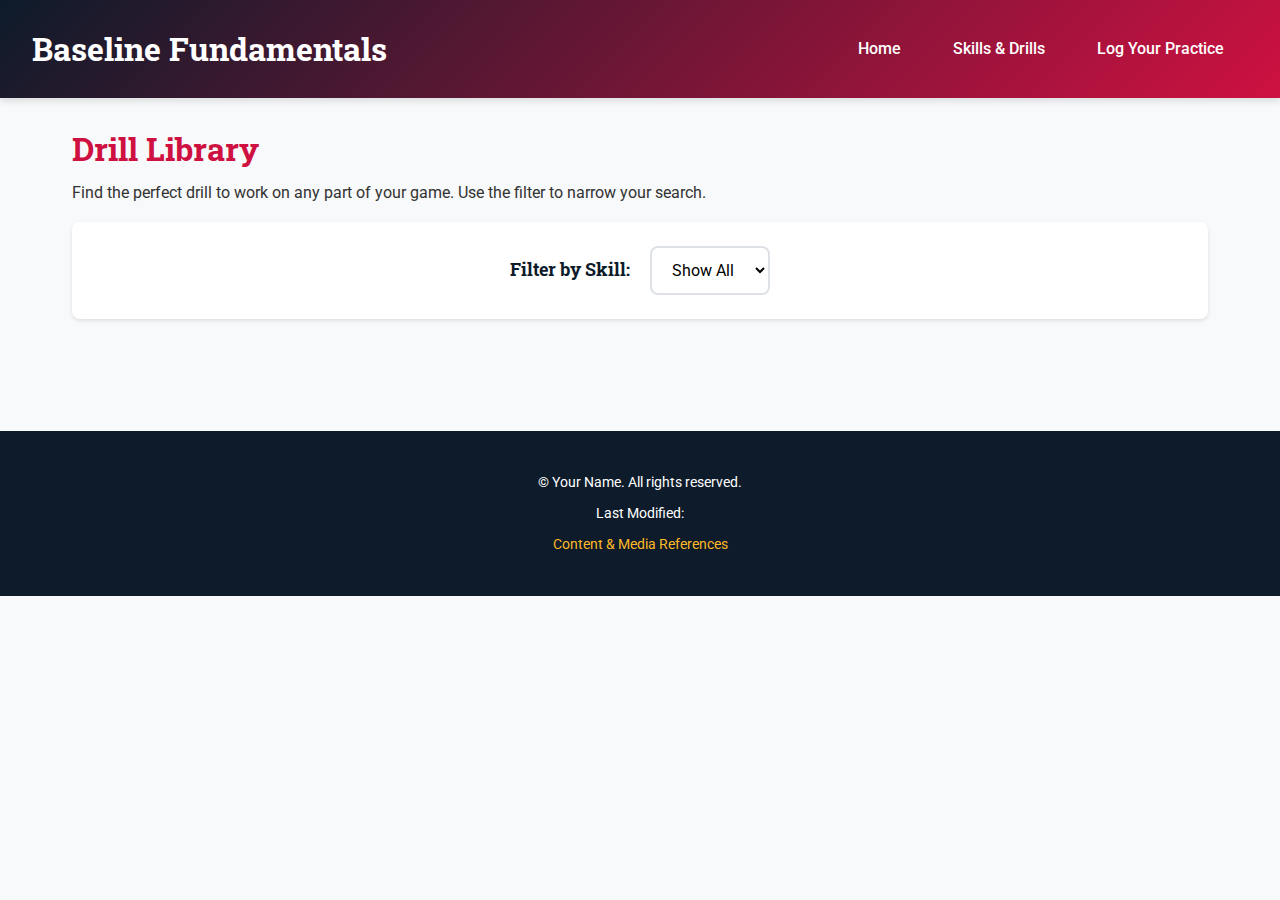
<file: project/skills.html>
<!DOCTYPE html>
<html lang="en">
<head>
    <meta charset="UTF-8">
    <meta name="viewport" content="width=device-width, initial-scale=1.0">
    <title>Skills & Drills - Baseline Fundamentals</title>
    <meta name="description" content="A complete library of basketball drills for shooting, dribbling, passing, and defense.">
    <link rel="stylesheet" href="css/styles.css">
    <script src="js/scripts.js" defer></script>
</head>
<body>
    <header>
        <h1>Baseline Fundamentals</h1>
        <nav>
            <a href="index.html">Home</a>
            <a href="skills.html">Skills & Drills</a>
            <a href="log.html">Log Your Practice</a>
        </nav>
    </header>

    <main>
        <h2>Drill Library</h2>
        <p>Find the perfect drill to work on any part of your game. Use the filter to narrow your search.</p>
        
        <div class="filter-controls">
            <label for="skill-filter">Filter by Skill:</label>
            <select id="skill-filter">
                <option value="all">Show All</option>
                <option value="Shooting">Shooting</option>
                <option value="Dribbling">Dribbling</option>
                <option value="Passing">Passing</option>
                <option value="Defense">Defense</option>
            </select>
        </div>

        <div id="drills-container">
            </div>
    </main>

    <footer>
        <p>&copy; <span id="current-year"></span> Your Name. All rights reserved.</p>
        <p>Last Modified: <span id="last-modified"></span></p>
        <p><a href="references.html">Content & Media References</a></p>
    </footer>
</body>
</html>
</file>
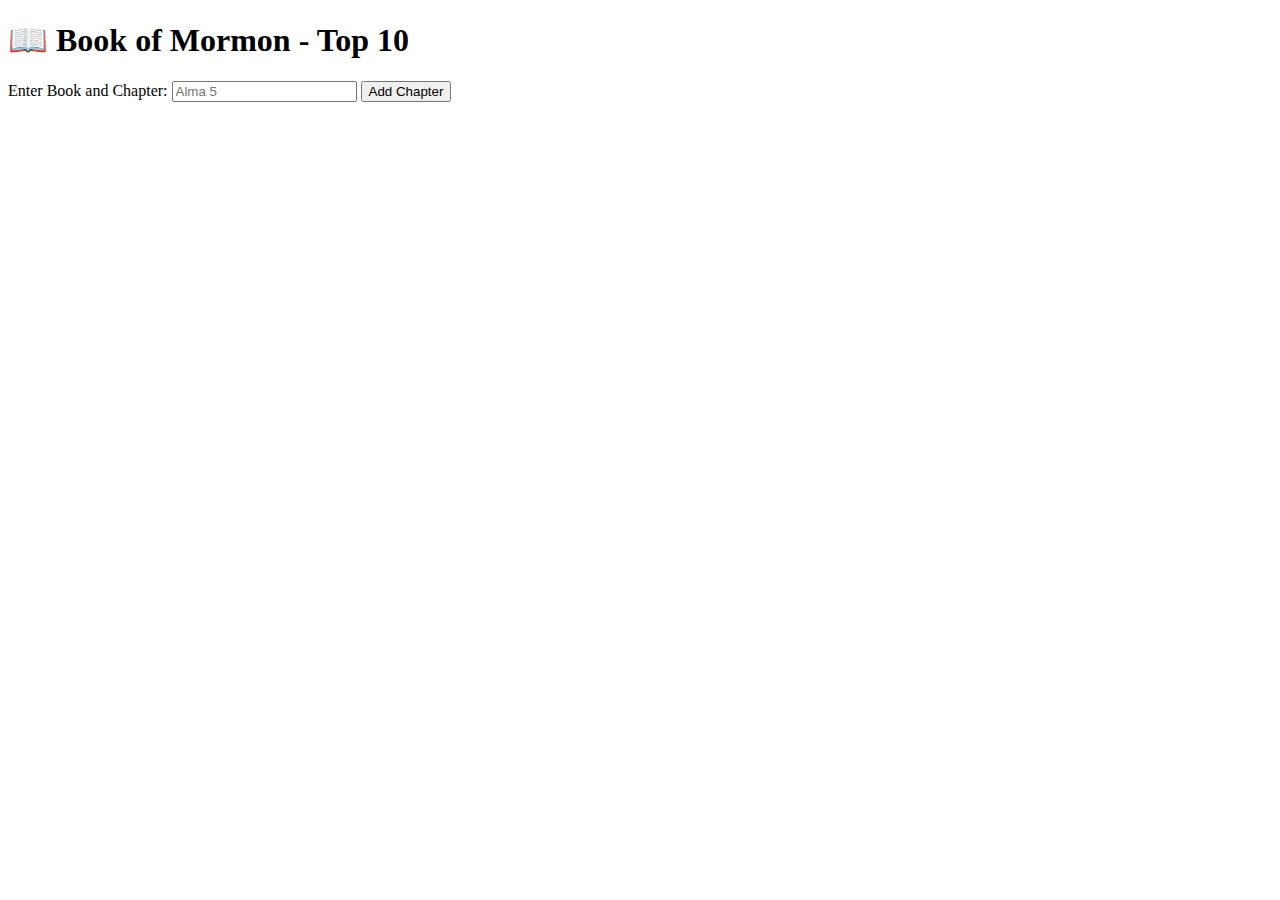
<file: week02/bom.html>
<!DOCTYPE html>
<html lang="en">
<head>
    <meta charset="UTF-8">
    <meta name="viewport" content="width=device-width, initial-scale=1.0">
    <title>Document</title>
</head>
<body>
    <h1>📖 Book of Mormon - Top 10</h1>
    <main>
        <label for="favchap">Enter Book and Chapter: </label>
        <input type="text" id="favchap" placeholder="Alma 5">
        <button type="submit">Add Chapter</button>
        <ul id="list"></ul>
    </main>
</body>
</html>
</file>
<file: styles/base.css>
body {
  font-family: 'Roboto', sans-serif;
  margin: 0;
  padding: 0;
  background-color: #f9f9f9;
  color: #333;
}

header {
  background-color: #004466;
  color: white;
  padding: 1rem;
  text-align: center;
}

#course-title {
  display: block;
  font-size: 1.5rem;
  margin-bottom: 1rem;
}

nav {
  display: flex;
  justify-content: center;
  gap: 1rem;
}

nav a {
  color: white;
  text-decoration: none;
  padding: 0.5rem 1rem;
  background-color: #006699;
  border-radius: 5px;
  transition: background-color 0.3s;
}

nav a:hover {
  background-color: #00aaff;
}

main {
  max-width: 800px;
  margin: 2rem auto;
  padding: 1rem;
  display: grid;
  gap: 1rem;
}

.card {
  background-color: white;
  padding: 1rem;
  border-radius: 8px;
  box-shadow: 0 2px 4px rgba(0,0,0,0.1);
}

.card img {
  width: 25%;
  height: auto;
  border-radius: 5px;
}

footer {
  background-color: #eee;
  text-align: center;
  padding: 1rem;
  font-size: 0.9rem;
}
</file>
<file: styles/styles.css>
body {
    font-family: Arial, sans-serif;
    margin: 0;
    padding: 0;
    background: #f4f4f9;
    color: #333;
}

header, footer {
    background: #2c3e50;
    color: white;
    text-align: center;
    padding: 1rem;
}

main {
    max-width: 800px;
    margin: auto;
    padding: 1.5rem;
}

form {
    background: white;
    padding: 1.5rem;
    border-radius: 8px;
    box-shadow: 0 0 10px rgba(0,0,0,0.1);
    display: grid;
    gap: 1rem;
}

label {
    font-weight: bold;
}

input, select, textarea {
    padding: 0.5rem;
    border: 1px solid #ccc;
    border-radius: 5px;
    font-size: 1rem;
}

input[type="submit"] {
    background: #3498db;
    color: white;
    border: none;
    padding: 0.7rem;
    cursor: pointer;
    border-radius: 5px;
    font-size: 1rem;
}

input[type="submit"]:hover {
    background: #2980b9;
}

fieldset {
    border: 1px solid #ccc;
    border-radius: 5px;
    padding: 0.8rem;
}

legend {
    font-weight: bold;
}

.rating {
    display: flex;
    flex-direction: row-reverse;
    justify-content: flex-start;
    gap: 0.3rem;
}

.rating input {
    display: none;
}

.rating label {
    font-size: 2rem;
    color: #ccc;
    cursor: pointer;
    transition: color 0.2s ease;
}

.rating input:checked ~ label {
    color: gold;
}

.rating label:hover,
.rating label:hover ~ label {
    color: gold;
}

@media (min-width: 700px) {
    form {
        grid-template-columns: 1fr 1fr;
    }

    form label, 
    form select, 
    form textarea, 
    form input[type="date"], 
    form input[type="text"],
    form fieldset {
        grid-column: span 2;
    }

    input[type="submit"] {
        grid-column: span 2;
        justify-self: start;
        width: fit-content;
    }
}
</file>
<file: styles/place.css>
:root {
    --primary-color: #0038a8; 
    --secondary-color: #ce1126; 
    --accent-color: #fcd116; 
    --text-color: #333;
    --bg-color: #f8f9fa;
    --white: #ffffff;
    --border-color: #e0e0e0;
    --shadow: 0 2px 10px rgba(0, 0, 0, 0.1);
}


* {
    margin: 0;
    padding: 0;
    box-sizing: border-box;
}

body {
    font-family: 'Arial', sans-serif;
    line-height: 1.6;
    color: var(--text-color);
    background-color: var(--bg-color);
}

/* Header */
header {
    background: linear-gradient(135deg, var(--primary-color), var(--secondary-color));
    color: var(--white);
    text-align: center;
    padding: 2rem 1rem;
}

header h1 {
    font-size: 2.5rem;
    font-weight: bold;
    text-shadow: 2px 2px 4px rgba(0, 0, 0, 0.3);
}


.hero {
    width: 100%;
    overflow: hidden;
}

.hero img {
    width: 100%;
    height: 400px;
    object-fit: cover;
    display: block;
}


main {
    max-width: 1200px;
    margin: 0 auto;
    padding: 0 1rem;
}


section {
    margin: 2rem 0;
    background: var(--white);
    border-radius: 8px;
    box-shadow: var(--shadow);
    padding: 2rem;
}

section h2 {
    color: var(--primary-color);
    font-size: 1.8rem;
    margin-bottom: 1.5rem;
    border-bottom: 3px solid var(--accent-color);
    padding-bottom: 0.5rem;
}


.data-grid {
    display: grid;
    grid-template-columns: 1fr;
    gap: 1rem;
}

.data-item {
    display: flex;
    justify-content: space-between;
    align-items: center;
    padding: 0.75rem;
    background: var(--bg-color);
    border-radius: 5px;
    border-left: 4px solid var(--primary-color);
}

.label {
    font-weight: bold;
    color: var(--text-color);
}

.value {
    color: var(--secondary-color);
    font-weight: 500;
}

/* Weather Section */
.weather h2::after {
    content: "⛅";
    margin-left: 0.5rem;
    font-size: 1.2em;
}

.weather-icon-mobile {
    display: block;
    text-align: center;
    margin-bottom: 1.5rem;
}

.weather-icon-mobile img {
    width: 60px;
    height: 60px;
}

.weather-grid {
    display: grid;
    grid-template-columns: 1fr;
    gap: 1rem;
}

.weather-item {
    display: flex;
    justify-content: space-between;
    align-items: center;
    padding: 0.75rem;
    background: var(--bg-color);
    border-radius: 5px;
    border-left: 4px solid var(--secondary-color);
}

/* Footer */
footer {
    background: var(--primary-color);
    color: var(--white);
    text-align: center;
    padding: 2rem 1rem;
    margin-top: 3rem;
}

footer p {
    margin: 0.5rem 0;
}

/* Media Queries for Larger Screens */
@media screen and (min-width: 768px) {
    
    header h1 {
        font-size: 3rem;
    }
    
    
    .hero img {
        height: 500px;
    }
    
    
    .weather-icon-mobile {
        display: none;
    }
    
    
    .data-grid,
    .weather-grid {
        grid-template-columns: 1fr 1fr;
        gap: 1.5rem;
    }
    
    
    section {
        padding: 2.5rem;
    }
}

@media screen and (min-width: 1024px) {
    
    .data-grid {
        grid-template-columns: repeat(3, 1fr);
    }
    
    
    main {
        display: grid;
        grid-template-columns: 2fr 1fr;
        gap: 2rem;
        align-items: start;
    }
    
    .hero {
        grid-column: 1 / -1;
    }
    
    .data {
        grid-column: 1;
    }
    
    .weather {
        grid-column: 2;
    }
    
   
    .weather-grid {
        grid-template-columns: 1fr;
    }
}


.data-item:hover,
.weather-item:hover {
    transform: translateY(-2px);
    box-shadow: var(--shadow);
    transition: all 0.3s ease;
}


.data-item:focus-within,
.weather-item:focus-within {
    outline: 2px solid var(--accent-color);
    outline-offset: 2px;
}


@media print {
    .hero img {
        height: 200px;
    }
    
    section {
        box-shadow: none;
        border: 1px solid var(--border-color);
    }
}
</file>
<file: styles/temples.css>
/* temples.css - Mobile First Styles */
        :root {
            --primary-color: #2c3e50;
            --secondary-color: #3498db;
            --accent-color: #e74c3c;
            --text-color: #333;
            --light-gray: #f8f9fa;
            --medium-gray: #6c757d;
            --white: #ffffff;
            --shadow: 0 2px 10px rgba(0,0,0,0.1);
            --transition: all 0.3s ease;
        }

        * {
            margin: 0;
            padding: 0;
            box-sizing: border-box;
        }

        body {
            font-family: 'Open Sans', sans-serif;
            line-height: 1.6;
            color: var(--text-color);
            background-color: var(--light-gray);
        }

        /* Header Styles */
        header {
            background: linear-gradient(135deg, var(--primary-color), var(--secondary-color));
            color: var(--white);
            box-shadow: var(--shadow);
            position: sticky;
            top: 0;
            z-index: 100;
        }

        .header-content {
            display: flex;
            justify-content: space-between;
            align-items: center;
            padding: 1rem;
            max-width: 1200px;
            margin: 0 auto;
        }

        .site-title {
            font-family: 'Playfair Display', serif;
            font-size: 1.8rem;
            font-weight: 700;
            margin: 0;
        }

        /* Hamburger Menu Styles */
        .menu-toggle {
            display: flex;
            flex-direction: column;
            background: none;
            border: none;
            cursor: pointer;
            padding: 0.5rem;
            gap: 4px;
            transition: var(--transition);
        }

        .hamburger-line {
            width: 25px;
            height: 3px;
            background-color: var(--white);
            transition: var(--transition);
            border-radius: 2px;
        }

        .menu-toggle.active .hamburger-line:nth-child(1) {
            transform: rotate(45deg) translate(5px, 5px);
        }

        .menu-toggle.active .hamburger-line:nth-child(2) {
            opacity: 0;
        }

        .menu-toggle.active .hamburger-line:nth-child(3) {
            transform: rotate(-45deg) translate(7px, -6px);
        }

        /* Navigation Styles */
        nav {
            display: none;
            background-color: var(--primary-color);
        }

        nav.show {
            display: block;
        }

        .nav-menu {
            list-style: none;
            display: flex;
            flex-direction: column;
            padding: 0;
            margin: 0;
        }

        .nav-link {
            display: block;
            padding: 1rem;
            color: var(--white);
            text-decoration: none;
            border-bottom: 1px solid rgba(255,255,255,0.1);
            transition: var(--transition);
        }

        .nav-link:hover,
        .nav-link.active {
            background-color: var(--accent-color);
            transform: translateX(5px);
        }

        /* Main Content */
        main {
            max-width: 1200px;
            margin: 2rem auto;
            padding: 0 1rem;
        }

        #page-title {
            font-family: 'Playfair Display', serif;
            font-size: 2rem;
            text-align: center;
            margin-bottom: 2rem;
            color: var(--primary-color);
        }

        /* Temple Grid */
        .temple-grid {
            display: grid;
            grid-template-columns: 1fr;
            gap: 1.5rem;
            padding: 0;
        }

        .temple-card {
            background: var(--white);
            border-radius: 12px;
            overflow: hidden;
            box-shadow: var(--shadow);
            transition: var(--transition);
            margin: 0;
        }

        .temple-card:hover {
            transform: translateY(-5px);
            box-shadow: 0 8px 25px rgba(0,0,0,0.15);
        }

        .temple-card img {
            width: 100%;
            height: 250px;
            object-fit: cover;
            transition: var(--transition);
        }

        .temple-card:hover img {
            transform: scale(1.05);
        }

        .temple-card figcaption {
            padding: 1rem;
            font-weight: 600;
            color: var(--primary-color);
            text-align: center;
            font-size: 1.1rem;
        }

        /* Footer */
        footer {
            background-color: var(--primary-color);
            color: var(--white);
            text-align: center;
            padding: 2rem 1rem;
            margin-top: 3rem;
        }

        .footer-content p {
            margin: 0;
            font-size: 0.9rem;
        }

        /* Hidden class for filtering */
        .hidden {
            display: none !important;
        }
</file>
<file: styles/temples-large.css>
@media (min-width: 768px) {
            .site-title {
                font-size: 2.2rem;
            }

            .menu-toggle {
                display: none;
            }

            nav {
                display: block !important;
                background: transparent;
            }

            .nav-menu {
                flex-direction: row;
                justify-content: center;
                gap: 0;
            }

            .nav-link {
                border-bottom: none;
                border-radius: 8px;
                margin: 0 0.5rem;
            }

            .nav-link:hover,
            .nav-link.active {
                transform: translateY(-2px);
                background-color: var(--accent-color);
            }

            #page-title {
                font-size: 2.5rem;
            }

            .temple-grid {
                grid-template-columns: repeat(auto-fit, minmax(300px, 1fr));
                gap: 2rem;
            }

            .temple-card img {
                height: 200px;
            }
        }

        @media (min-width: 1024px) {
            .temple-grid {
                grid-template-columns: repeat(3, 1fr);
            }
        }

        @media (min-width: 1200px) {
            .header-content {
                padding: 1.5rem 2rem;
            }

            main {
                padding: 0 2rem;
            }
        }
</file>
<file: project/css/styles.css>
/* Google Fonts Import */
@import url('https://fonts.googleapis.com/css2?family=Roboto+Slab:wght@400;700&family=Roboto:wght@400;500&display=swap');

/* CSS Variables for Theming */
:root {
    --primary-color: #CE1141; /* Basketball Red */
    --secondary-color: #0d1b2a; /* Dark Blue/Black */
    --accent-color: #FDB927; /* Gold/Orange Accent */
    --text-color: #333;
    --light-text-color: #ffffff;
    --bg-color: #f8f9fa;
    --card-bg-color: #ffffff;
    --border-color: #dee2e6;
    --success-color: #28a745;
    --warning-color: #ffc107;
    --danger-color: #dc3545;
    
    --heading-font: 'Roboto Slab', serif;
    --body-font: 'Roboto', sans-serif;
    
    --shadow-light: 0 2px 4px rgba(0,0,0,0.1);
    --shadow-medium: 0 4px 6px rgba(0,0,0,0.1);
    --shadow-heavy: 0 8px 25px rgba(0,0,0,0.15);
    
    --border-radius: 8px;
    --transition: all 0.3s ease;
}

/* Base and Typography Styles (Mobile First) */
* {
    box-sizing: border-box;
    margin: 0;
    padding: 0;
}

body {
    font-family: var(--body-font);
    line-height: 1.6;
    background-color: var(--bg-color);
    color: var(--text-color);
    font-size: 16px;
}

h1, h2, h3, h4, h5, h6 {
    font-family: var(--heading-font);
    font-weight: 700;
    margin-bottom: 0.75rem;
    color: var(--secondary-color);
    line-height: 1.2;
}

h1 {
    font-size: 2rem;
}

h2 {
    font-size: 1.75rem;
    color: var(--primary-color);
}

h3 {
    font-size: 1.5rem;
}

h4 {
    font-size: 1.25rem;
}

p {
    margin-bottom: 1rem;
}

a {
    color: var(--primary-color);
    text-decoration: none;
    transition: var(--transition);
}

a:hover {
    color: var(--secondary-color);
    text-decoration: underline;
}

img {
    max-width: 100%;
    height: auto;
    display: block;
}

/* Header and Navigation */
header {
    background: linear-gradient(135deg, var(--secondary-color) 0%, var(--primary-color) 100%);
    color: var(--light-text-color);
    padding: 1.5rem 1rem;
    box-shadow: var(--shadow-medium);
    position: sticky;
    top: 0;
    z-index: 100;
}

header h1 {
    color: var(--light-text-color);
    font-size: 2rem;
    margin-bottom: 1rem;
    text-align: center;
}

nav {
    text-align: center;
}

nav a {
    color: var(--light-text-color);
    margin: 0 0.5rem;
    font-weight: 500;
    font-size: 1rem;
    padding: 0.75rem 1rem;
    border-radius: var(--border-radius);
    transition: var(--transition);
    display: inline-block;
}

nav a:hover,
nav a:focus {
    background-color: rgba(255, 255, 255, 0.2);
    text-decoration: none;
    transform: translateY(-2px);
}

/* Main Content Layout */
main {
    padding: 1rem;
    max-width: 1200px;
    margin: 0 auto;
}

section {
    background-color: var(--card-bg-color);
    border: 1px solid var(--border-color);
    border-radius: var(--border-radius);
    padding: 2rem;
    margin-bottom: 2rem;
    box-shadow: var(--shadow-light);
    transition: var(--transition);
}

section:hover {
    box-shadow: var(--shadow-medium);
}

/* Page Headers */
#page-header {
    background: linear-gradient(rgba(0,0,0,0.4), rgba(0,0,0,0.4)), var(--bg-color);
    color: var(--light-text-color);
    text-align: center;
    padding: 3rem 2rem;
    margin-bottom: 2rem;
}

#page-header h2 {
    color: var(--light-text-color);
    font-size: 2.5rem;
    margin-bottom: 1rem;
}

#page-header p {
    font-size: 1.2rem;
    margin-bottom: 2rem;
    max-width: 600px;
    margin-left: auto;
    margin-right: auto;
}

.header-image {
    width: 100%;
    height: 300px;
    object-fit: cover;
    border-radius: var(--border-radius);
    margin-top: 1rem;
}

/* Buttons */
.button {
    display: inline-block;
    background: linear-gradient(135deg, var(--primary-color) 0%, #a80d34 100%);
    color: var(--light-text-color);
    padding: 1rem 2rem;
    border: none;
    border-radius: var(--border-radius);
    font-weight: 700;
    text-align: center;
    cursor: pointer;
    transition: var(--transition);
    font-family: var(--body-font);
    font-size: 1rem;
    text-decoration: none;
    box-shadow: var(--shadow-light);
}

.button:hover,
.button:focus {
    background: linear-gradient(135deg, #a80d34 0%, var(--primary-color) 100%);
    text-decoration: none;
    transform: translateY(-3px);
    box-shadow: var(--shadow-medium);
    color: var(--light-text-color);
}

.button.secondary {
    background: linear-gradient(135deg, var(--accent-color) 0%, #e6a520 100%);
}

.button.secondary:hover {
    background: linear-gradient(135deg, #e6a520 0%, var(--accent-color) 100%);
}

/* Home Page Styles */
#hero {
    background: linear-gradient(rgba(0,0,0,0.3), rgba(0,0,0,0.3));
    color: var(--light-text-color);
    text-align: center;
    padding: 4rem 2rem;
    border-radius: var(--border-radius);
    margin-bottom: 2rem;
}

#hero h2 {
    color: var(--light-text-color);
    font-size: 2.5rem;
    margin-bottom: 1rem;
}

#hero p {
    font-size: 1.3rem;
    margin-bottom: 2rem;
    max-width: 600px;
    margin-left: auto;
    margin-right: auto;
}

.hero-image {
    width: 100%;
    height: 400px;
    object-fit: cover;
    border-radius: var(--border-radius);
    margin-top: 2rem;
}

/* Features Grid */
#features {
    padding: 3rem 2rem;
}

.features-grid {
    display: grid;
    gap: 2rem;
    grid-template-columns: 1fr;
}

.feature-item {
    text-align: center;
    padding: 2rem;
    border-radius: var(--border-radius);
    background: var(--card-bg-color);
    box-shadow: var(--shadow-light);
    transition: var(--transition);
}

.feature-item:hover {
    transform: translateY(-5px);
    box-shadow: var(--shadow-medium);
}

.feature-image {
    width: 100%;
    height: 200px;
    object-fit: cover;
    border-radius: var(--border-radius);
    margin-bottom: 1rem;
}

/* CTA Cards */
#cta-cards {
    display: grid;
    gap: 2rem;
    background: none;
    border: none;
    padding: 0;
    box-shadow: none;
}

.card {
    background: linear-gradient(135deg, var(--card-bg-color) 0%, #f8f9fa 100%);
    border: 2px solid var(--border-color);
    border-radius: var(--border-radius);
    padding: 2rem;
    text-align: center;
    transition: var(--transition);
    box-shadow: var(--shadow-light);
}

.card:hover {
    border-color: var(--primary-color);
    transform: translateY(-5px);
    box-shadow: var(--shadow-medium);
}

.card h3 {
    color: var(--primary-color);
    margin-bottom: 1rem;
}

/* Motivation Section */
#motivation {
    background: linear-gradient(135deg, var(--secondary-color) 0%, var(--primary-color) 100%);
    color: var(--light-text-color);
    padding: 3rem 2rem;
}

.motivation-content {
    display: grid;
    gap: 2rem;
    align-items: center;
}

.motivation-image {
    width: 100%;
    height: 300px;
    object-fit: cover;
    border-radius: var(--border-radius);
}

.motivation-text h2 {
    color: var(--light-text-color);
    margin-bottom: 1rem;
}

.motivation-text p {
    font-size: 1.1rem;
    margin-bottom: 1rem;
}

blockquote {
    background: rgba(255, 255, 255, 0.1);
    padding: 1.5rem;
    border-left: 4px solid var(--accent-color);
    border-radius: var(--border-radius);
    font-style: italic;
    margin: 1.5rem 0;
}

/* Skills Page Styles */
.categories-grid {
    display: grid;
    gap: 2rem;
    grid-template-columns: 1fr;
    margin-bottom: 3rem;
}

.category-card {
    text-align: center;
    padding: 2rem;
    border-radius: var(--border-radius);
    background: var(--card-bg-color);
    border: 2px solid var(--border-color);
    transition: var(--transition);
    cursor: pointer;
}

.category-card:hover {
    border-color: var(--primary-color);
    transform: translateY(-5px);
    box-shadow: var(--shadow-medium);
}

.category-image {
    width: 100%;
    height: 180px;
    object-fit: cover;
    border-radius: var(--border-radius);
    margin-bottom: 1rem;
}

.category-card h3 {
    color: var(--primary-color);
    margin-bottom: 0.5rem;
}

/* Filter Controls */
.filter-controls {
    background: var(--card-bg-color);
    padding: 1.5rem;
    border-radius: var(--border-radius);
    margin-bottom: 2rem;
    box-shadow: var(--shadow-light);
    text-align: center;
}

.filter-controls label {
    font-family: var(--heading-font);
    font-weight: 700;
    margin-right: 1rem;
    color: var(--secondary-color);
    font-size: 1.1rem;
}

.filter-controls select {
    padding: 0.75rem 1rem;
    border: 2px solid var(--border-color);
    border-radius: var(--border-radius);
    font-family: var(--body-font);
    font-size: 1rem;
    background: white;
    cursor: pointer;
    transition: var(--transition);
}

.filter-controls select:focus {
    outline: none;
    border-color: var(--primary-color);
    box-shadow: 0 0 0 3px rgba(206, 17, 65, 0.1);
}

/* Drills Container */
#drills-container {
    display: grid;
    gap: 2rem;
}

.drill-card {
    border: 2px solid var(--border-color);
    border-radius: var(--border-radius);
    padding: 2rem;
    background: var(--card-bg-color);
    box-shadow: var(--shadow-light);
    transition: var(--transition);
}

.drill-card:hover {
    border-color: var(--primary-color);
    box-shadow: var(--shadow-medium);
    transform: translateY(-2px);
}

.drill-card h3 {
    color: var(--primary-color);
    margin-bottom: 1rem;
    font-size: 1.3rem;
}

.drill-card p:first-of-type {
    font-weight: 500;
    color: var(--secondary-color);
    margin-bottom: 0.5rem;
}

/* Pro Tips Section */
#pro-tips {
    background: linear-gradient(135deg, #f8f9fa 0%, white 100%);
    padding: 3rem 2rem;
}

#pro-tips h2 {
    text-align: center;
    margin-bottom: 2rem;
    font-size: 2rem;
}

.tips-grid {
    display: grid;
    gap: 2rem;
    grid-template-columns: 1fr;
}

.tip-item {
    text-align: center;
    padding: 2rem;
    background: var(--card-bg-color);
    border-radius: var(--border-radius);
    box-shadow: var(--shadow-light);
    transition: var(--transition);
}

.tip-item:hover {
    transform: translateY(-5px);
    box-shadow: var(--shadow-medium);
}

.tip-image {
    width: 100%;
    height: 200px;
    object-fit: cover;
    border-radius: var(--border-radius);
    margin-bottom: 1rem;
}

/* Form Styles */
form {
    display: flex;
    flex-direction: column;
    gap: 1.5rem;
    max-width: 600px;
    margin: 0 auto;
}

form fieldset {
    border: 2px solid var(--border-color);
    border-radius: var(--border-radius);
    padding: 2rem;
    background: var(--card-bg-color);
}

form legend {
    font-family: var(--heading-font);
    font-weight: 700;
    padding: 0 1rem;
    color: var(--primary-color);
    font-size: 1.2rem;
}

.form-group {
    margin-bottom: 1.5rem;
}

form label {
    font-weight: 500;
    margin-bottom: 0.5rem;
    display: block;
    color: var(--secondary-color);
}

form input, form select, form textarea {
    width: 100%;
    padding: 1rem;
    border: 2px solid var(--border-color);
    border-radius: var(--border-radius);
    font-family: var(--body-font);
    font-size: 1rem;
    transition: var(--transition);
}

form input:focus, form select:focus, form textarea:focus {
    outline: none;
    border-color: var(--primary-color);
    box-shadow: 0 0 0 3px rgba(206, 17, 65, 0.1);
}

form textarea {
    resize: vertical;
    min-height: 100px;
}

form button {
    align-self: center;
    margin-top: 1rem;
}

/* Practice Log Styles */
.motivation-card {
    display: grid;
    gap: 2rem;
    align-items: center;
    background: linear-gradient(135deg, var(--primary-color) 0%, var(--secondary-color) 100%);
    color: var(--light-text-color);
    padding: 2rem;
    border-radius: var(--border-radius);
    margin: 2rem 0;
}

.motivation-card h3 {
    color: var(--light-text-color);
    margin-bottom: 1rem;
}

.motivation-card p {
    margin-bottom: 0.5rem;
}

.motivation-card em {
    font-size: 0.95rem;
    opacity: 0.9;
}

.motivation-image {
    width: 100%;
    height: 200px;
    object-fit: cover;
    border-radius: var(--border-radius);
}

/* Statistics */
.stats-grid {
    display: grid;
    grid-template-columns: repeat(2, 1fr);
    gap: 1rem;
    margin-bottom: 2rem;
}

.stat-item {
    text-align: center;
    padding: 1.5rem;
    background: linear-gradient(135deg, var(--primary-color) 0%, var(--secondary-color) 100%);
    color: var(--light-text-color);
    border-radius: var(--border-radius);
    box-shadow: var(--shadow-light);
}

.stat-number {
    display: block;
    font-size: 2rem;
    font-weight: 700;
    font-family: var(--heading-font);
    margin-bottom: 0.5rem;
}

.stat-label {
    font-size: 0.9rem;
    opacity: 0.9;
}

/* Log Entry Styles */
.log-entry {
    border-bottom: 2px solid var(--border-color);
    padding: 1.5rem 0;
    background: var(--card-bg-color);
    margin-bottom: 1rem;
    padding: 1.5rem;
    border-radius: var(--border-radius);
    box-shadow: var(--shadow-light);
}

.log-entry:last-child {
    border-bottom: none;
}

.log-entry p {
    margin-bottom: 0.5rem;
}

.log-entry strong {
    color: var(--secondary-color);
}

/* References Page */
.reference-section {
    margin-bottom: 3rem;
    padding-bottom: 2rem;
    border-bottom: 2px solid var(--border-color);
}

.reference-section:last-child {
    border-bottom: none;
}

.reference-section h3 {
    color: var(--primary-color);
    margin-bottom: 1rem;
    font-size: 1.4rem;
}

.reference-section h4 {
    color: var(--secondary-color);
    margin: 1.5rem 0 1rem 0;
    font-size: 1.2rem;
}

.reference-section ul {
    margin: 1rem 0 1rem 2rem;
}

.reference-section li {
    margin: 0.75rem 0;
    line-height: 1.5;
}

.image-references ul {
    margin-left: 1.5rem;
}

.navigation-card {
    text-align: center;
    background: linear-gradient(135deg, var(--bg-color) 0%, white 100%);
    padding: 2rem;
    border-radius: var(--border-radius);
    box-shadow: var(--shadow-light);
}

.nav-buttons {
    display: flex;
    gap: 1rem;
    justify-content: center;
    flex-wrap: wrap;
    margin-top: 1rem;
}

/* Footer */
footer {
    background-color: var(--secondary-color);
    color: var(--light-text-color);
    text-align: center;
    padding: 2rem 1rem;
    margin-top: 3rem;
}

footer p {
    margin: 0.5rem 0;
    font-size: 0.9rem;
}

footer a {
    color: var(--accent-color);
}

footer a:hover {
    color: var(--light-text-color);
}

/* Responsive Design - Tablet */
@media (min-width: 768px) {
    header {
        display: flex;
        justify-content: space-between;
        align-items: center;
        padding: 1.5rem 2rem;
    }

    header h1 {
        margin: 0;
        text-align: left;
    }

    nav {
        margin: 0;
        text-align: right;
    }
    
    main {
        padding: 2rem;
    }

    .features-grid,
    .categories-grid,
    .tips-grid {
        grid-template-columns: repeat(2, 1fr);
    }

    #cta-cards {
        grid-template-columns: repeat(2, 1fr);
    }

    .motivation-content,
    .motivation-card {
        grid-template-columns: 1fr 1fr;
    }

    .stats-grid {
        grid-template-columns: repeat(4, 1fr);
    }

    .nav-buttons .button {
        margin: 0 0.5rem;
    }
}

/* Responsive Design - Desktop */
@media (min-width: 1024px) {
    h1 {
        font-size: 2.5rem;
    }

    h2 {
        font-size: 2rem;
    }

    .features-grid,
    .categories-grid,
    .tips-grid {
        grid-template-columns: repeat(3, 1fr);
    }

    #drills-container {
        grid-template-columns: repeat(2, 1fr);
    }

    .hero-image,
    .header-image {
        height: 500px;
    }

    section {
        padding: 3rem;
    }

    #hero {
        padding: 5rem 3rem;
    }

    #hero h2 {
        font-size: 3rem;
    }

    #hero p {
        font-size: 1.4rem;
    }
}

/* Accessibility and Focus States */
*:focus {
    outline: 3px solid var(--accent-color);
    outline-offset: 2px;
}

.button:focus,
input:focus,
select:focus,
textarea:focus {
    outline: 3px solid var(--primary-color);
    outline-offset: 2px;
}

/* Smooth scroll behavior */
html {
    scroll-behavior: smooth;
}

/* Loading states */
.loading {
    opacity: 0.6;
    pointer-events: none;
}

/* Animation classes */
.fade-in {
    animation: fadeIn 0.5s ease-in;
}

@keyframes fadeIn {
    from { opacity: 0; transform: translateY(20px); }
    to { opacity: 1; transform: translateY(0); }
}
</file>
